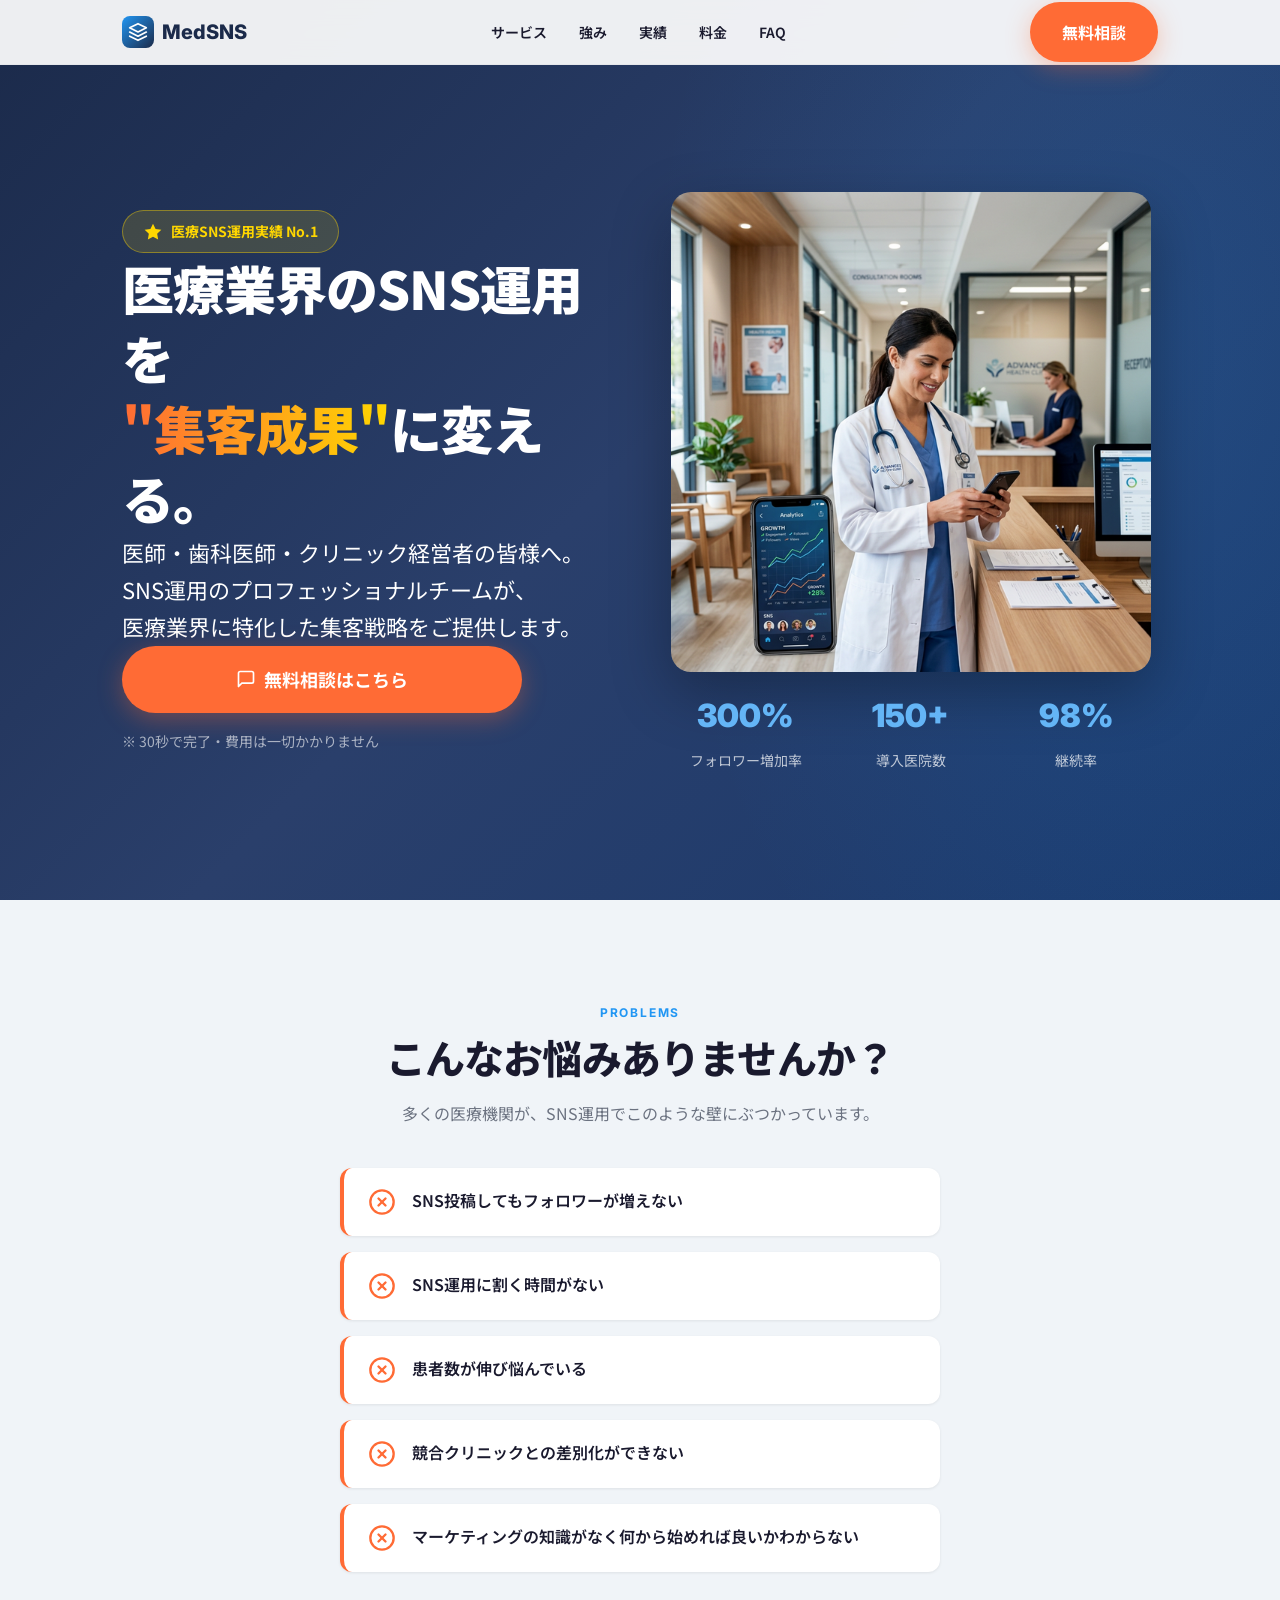
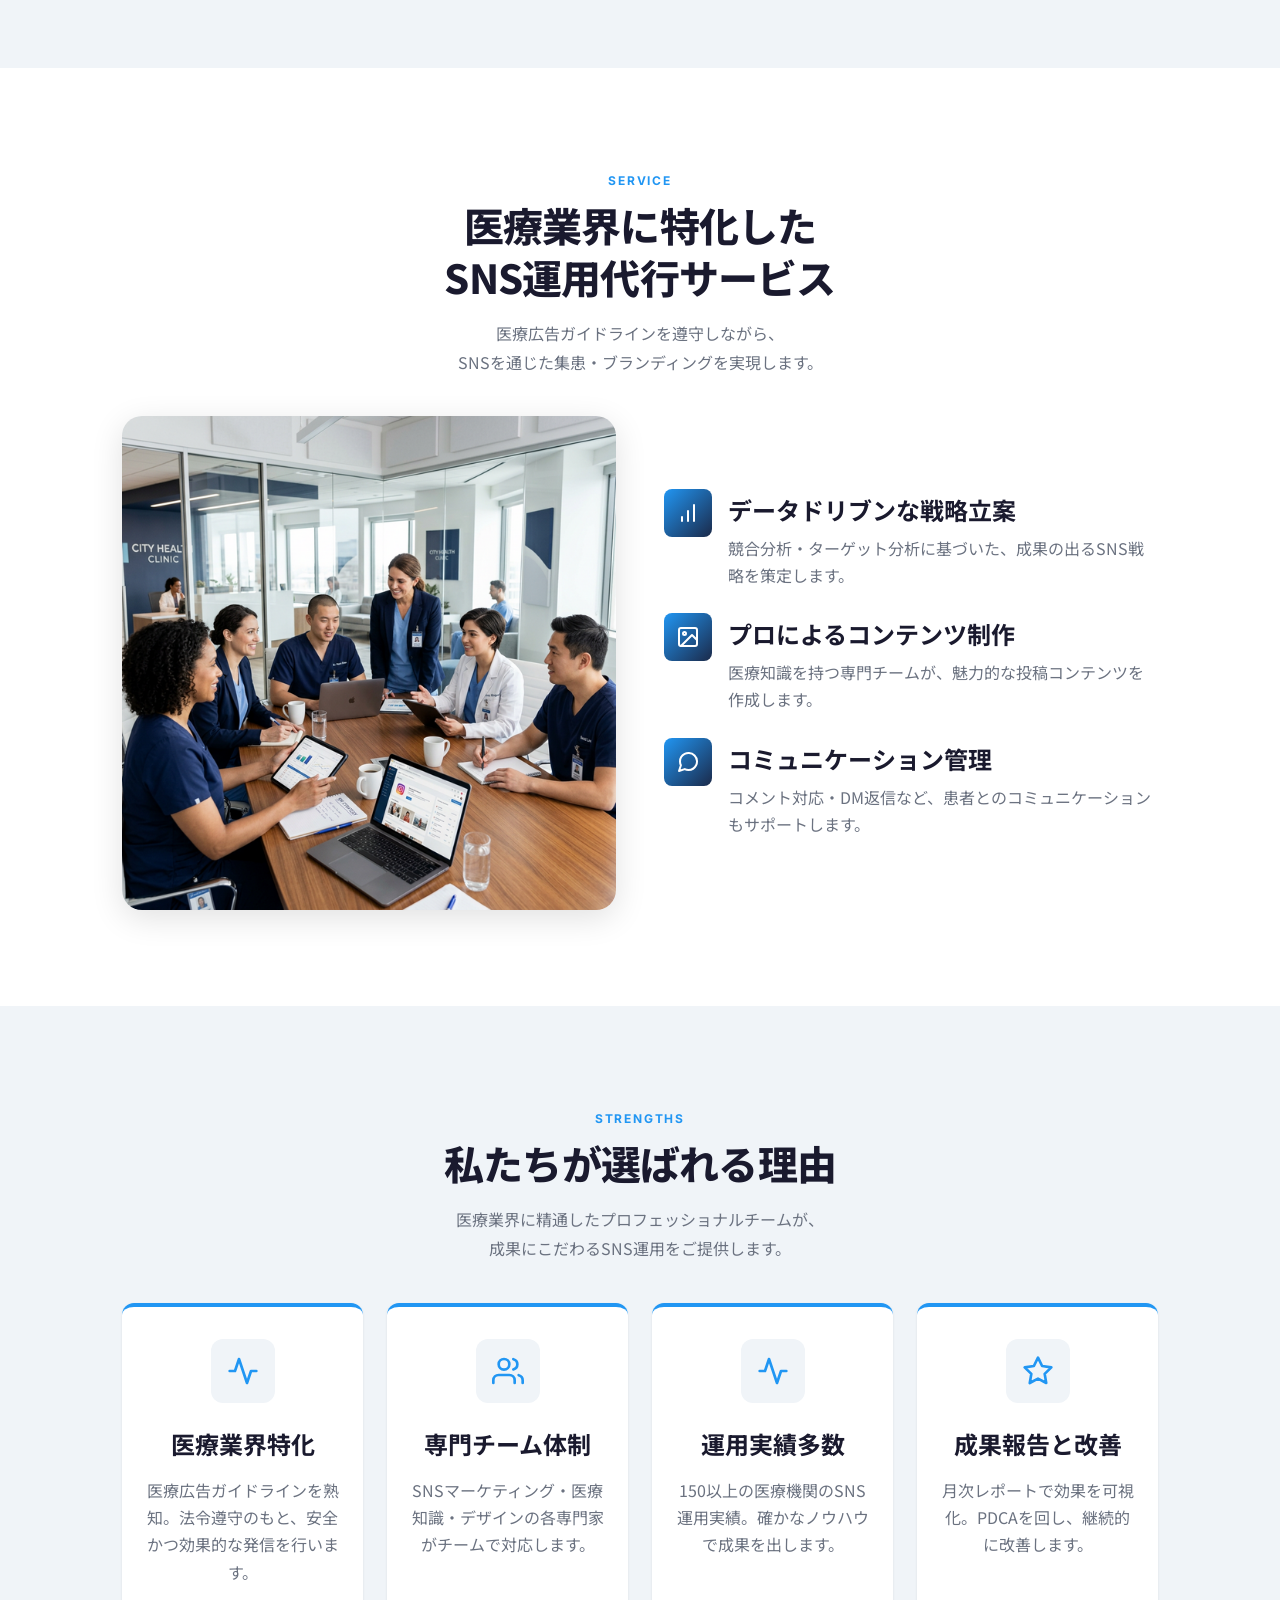
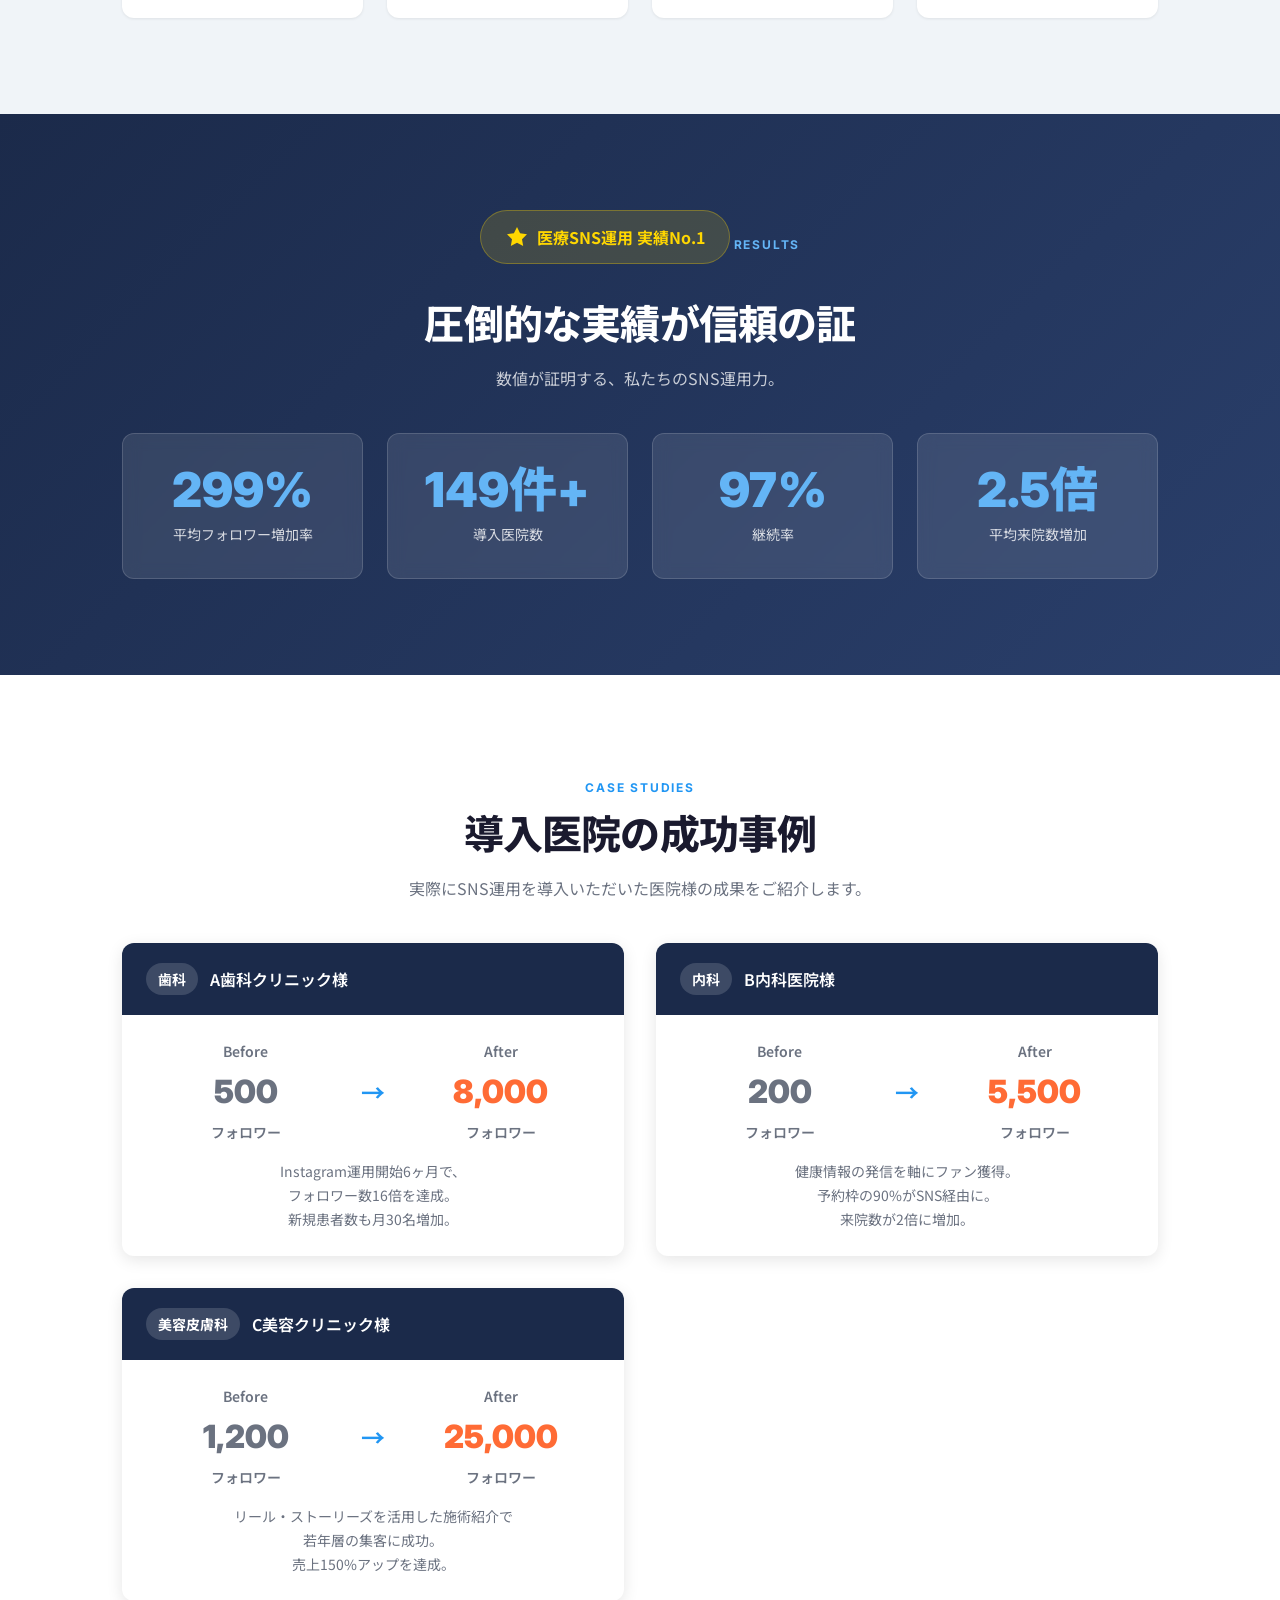
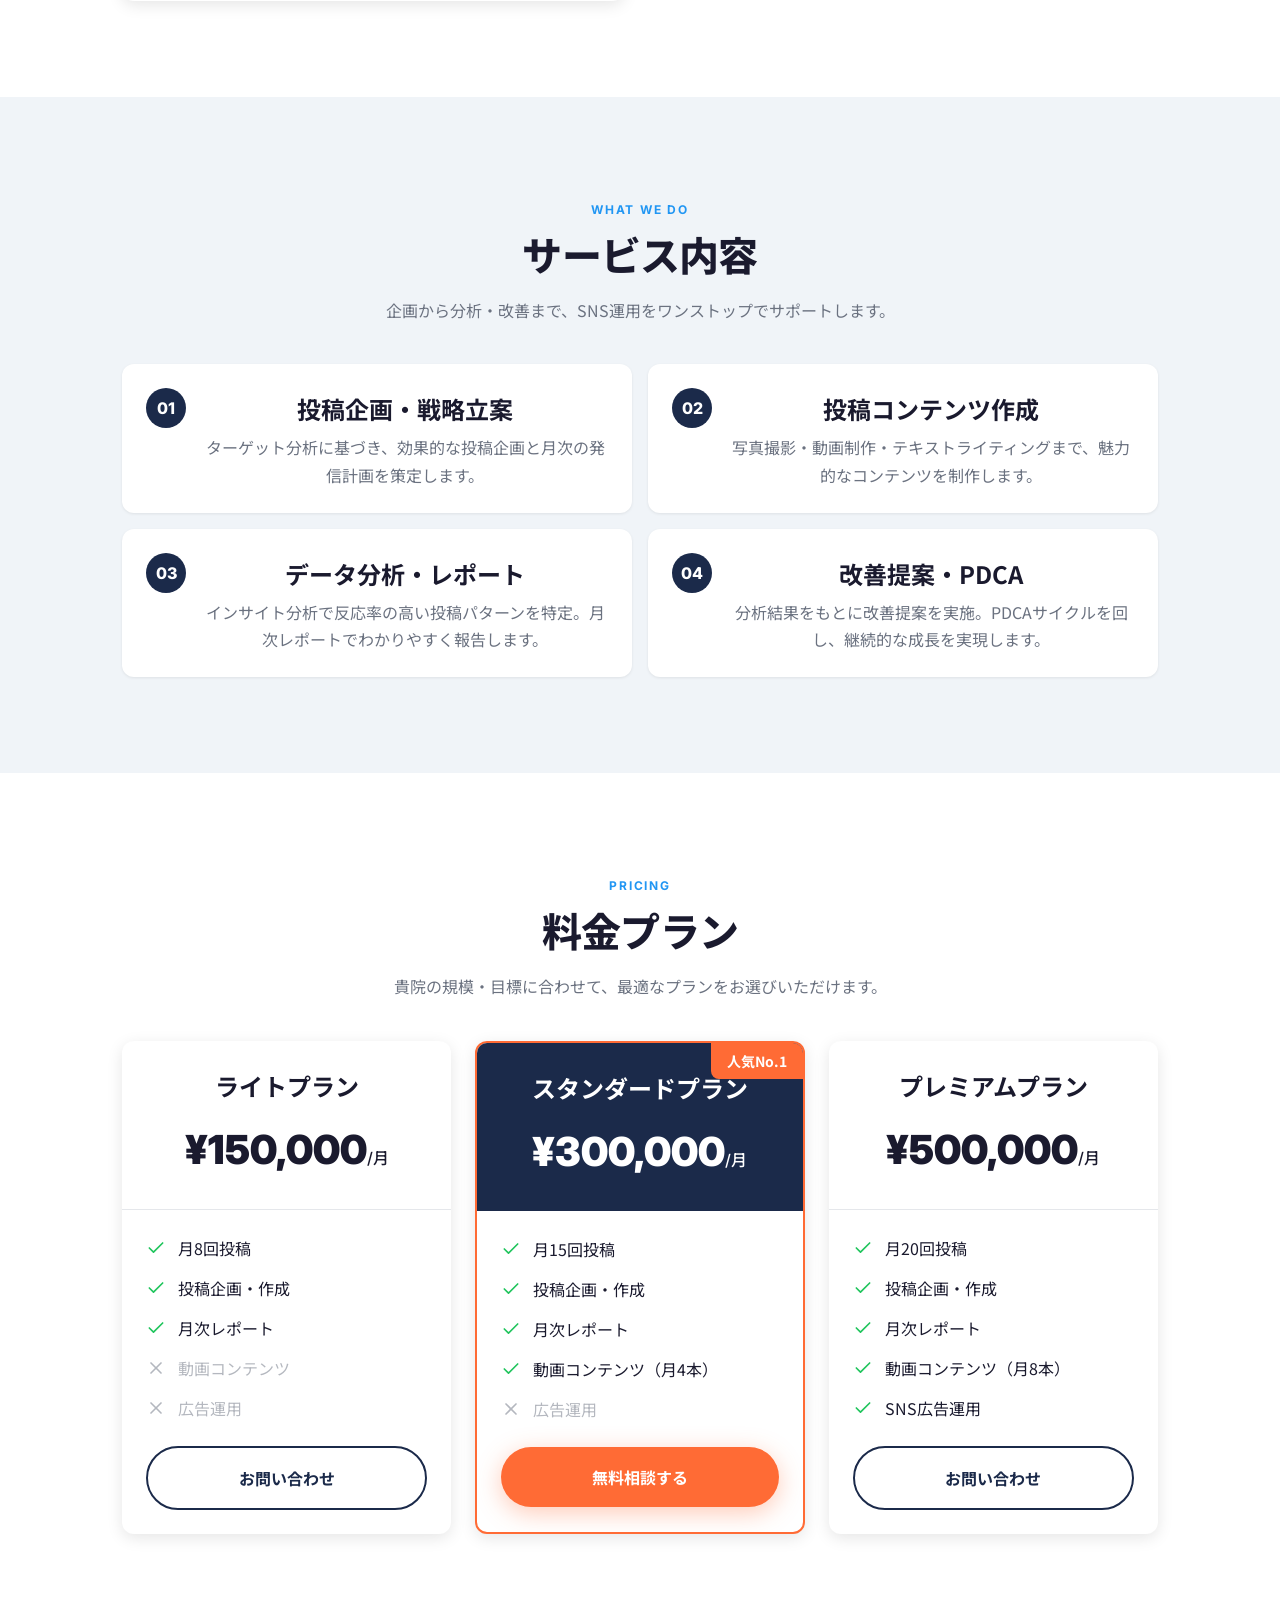
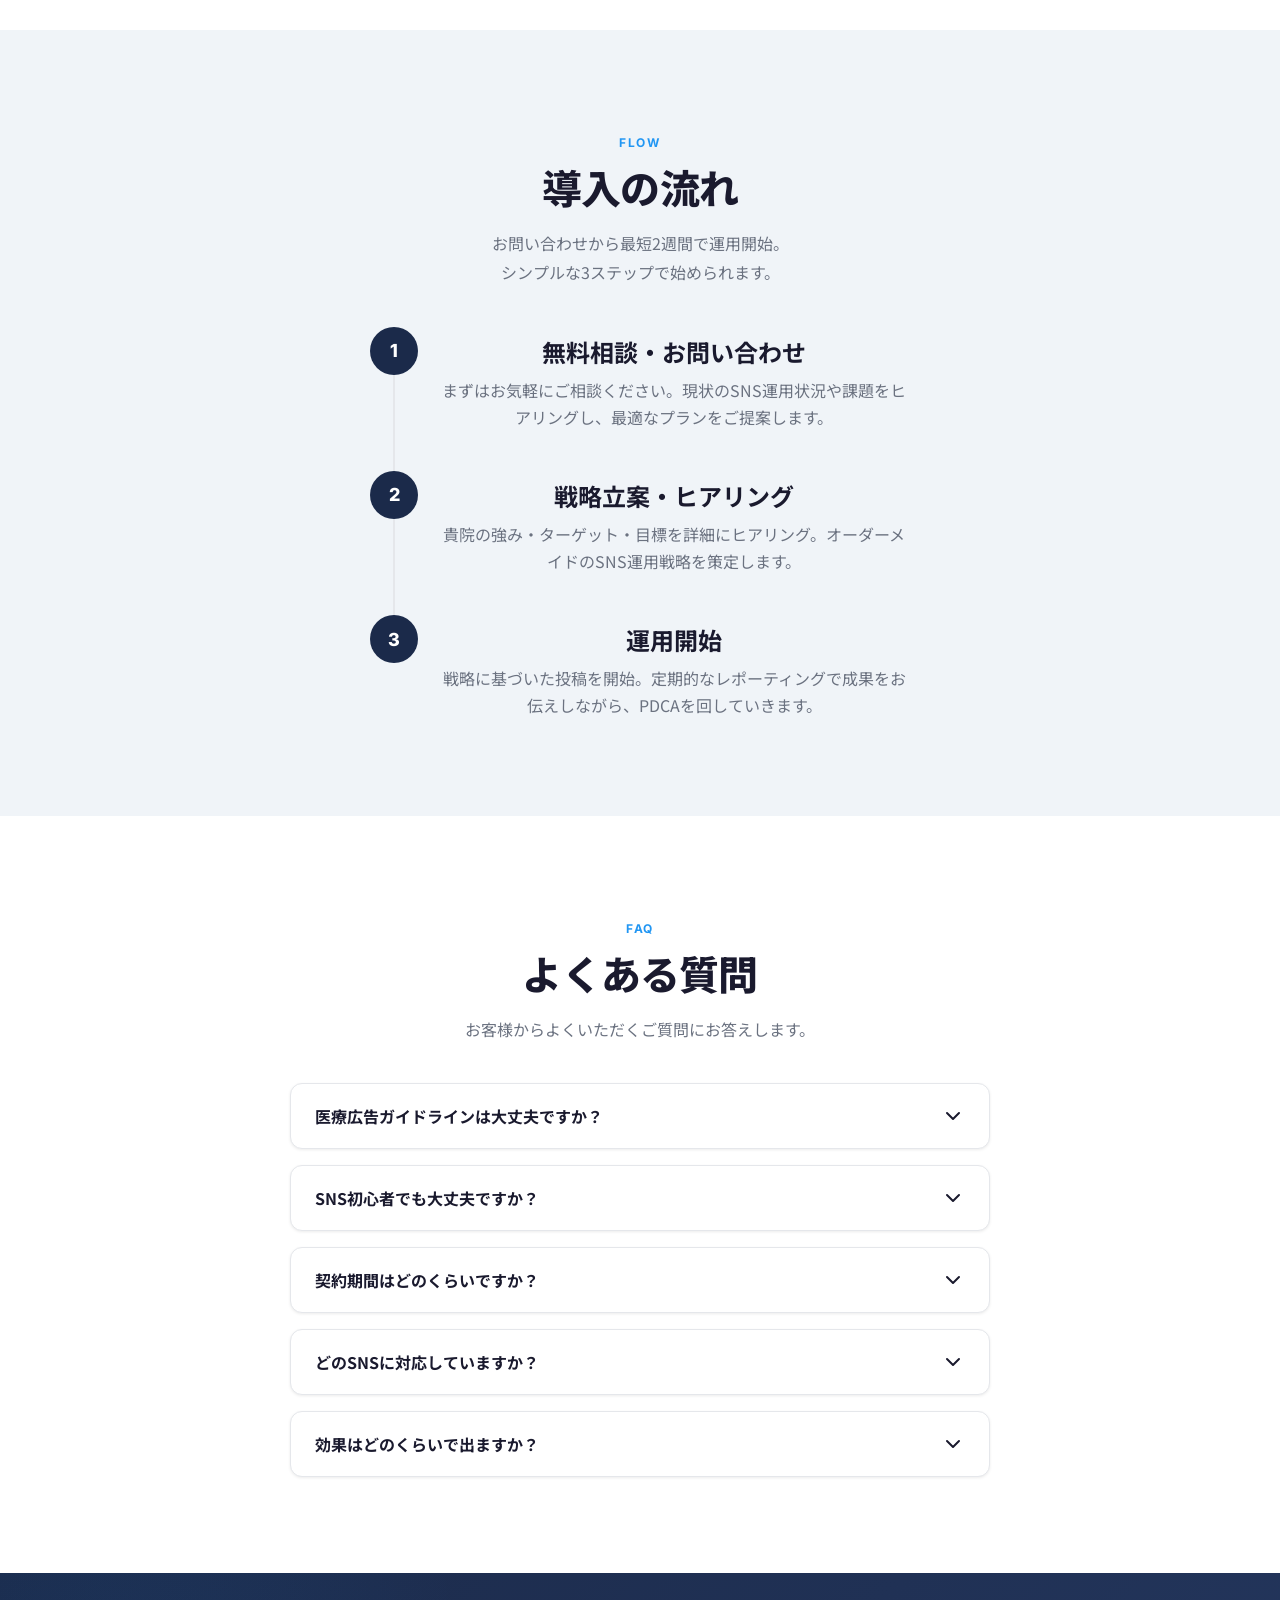
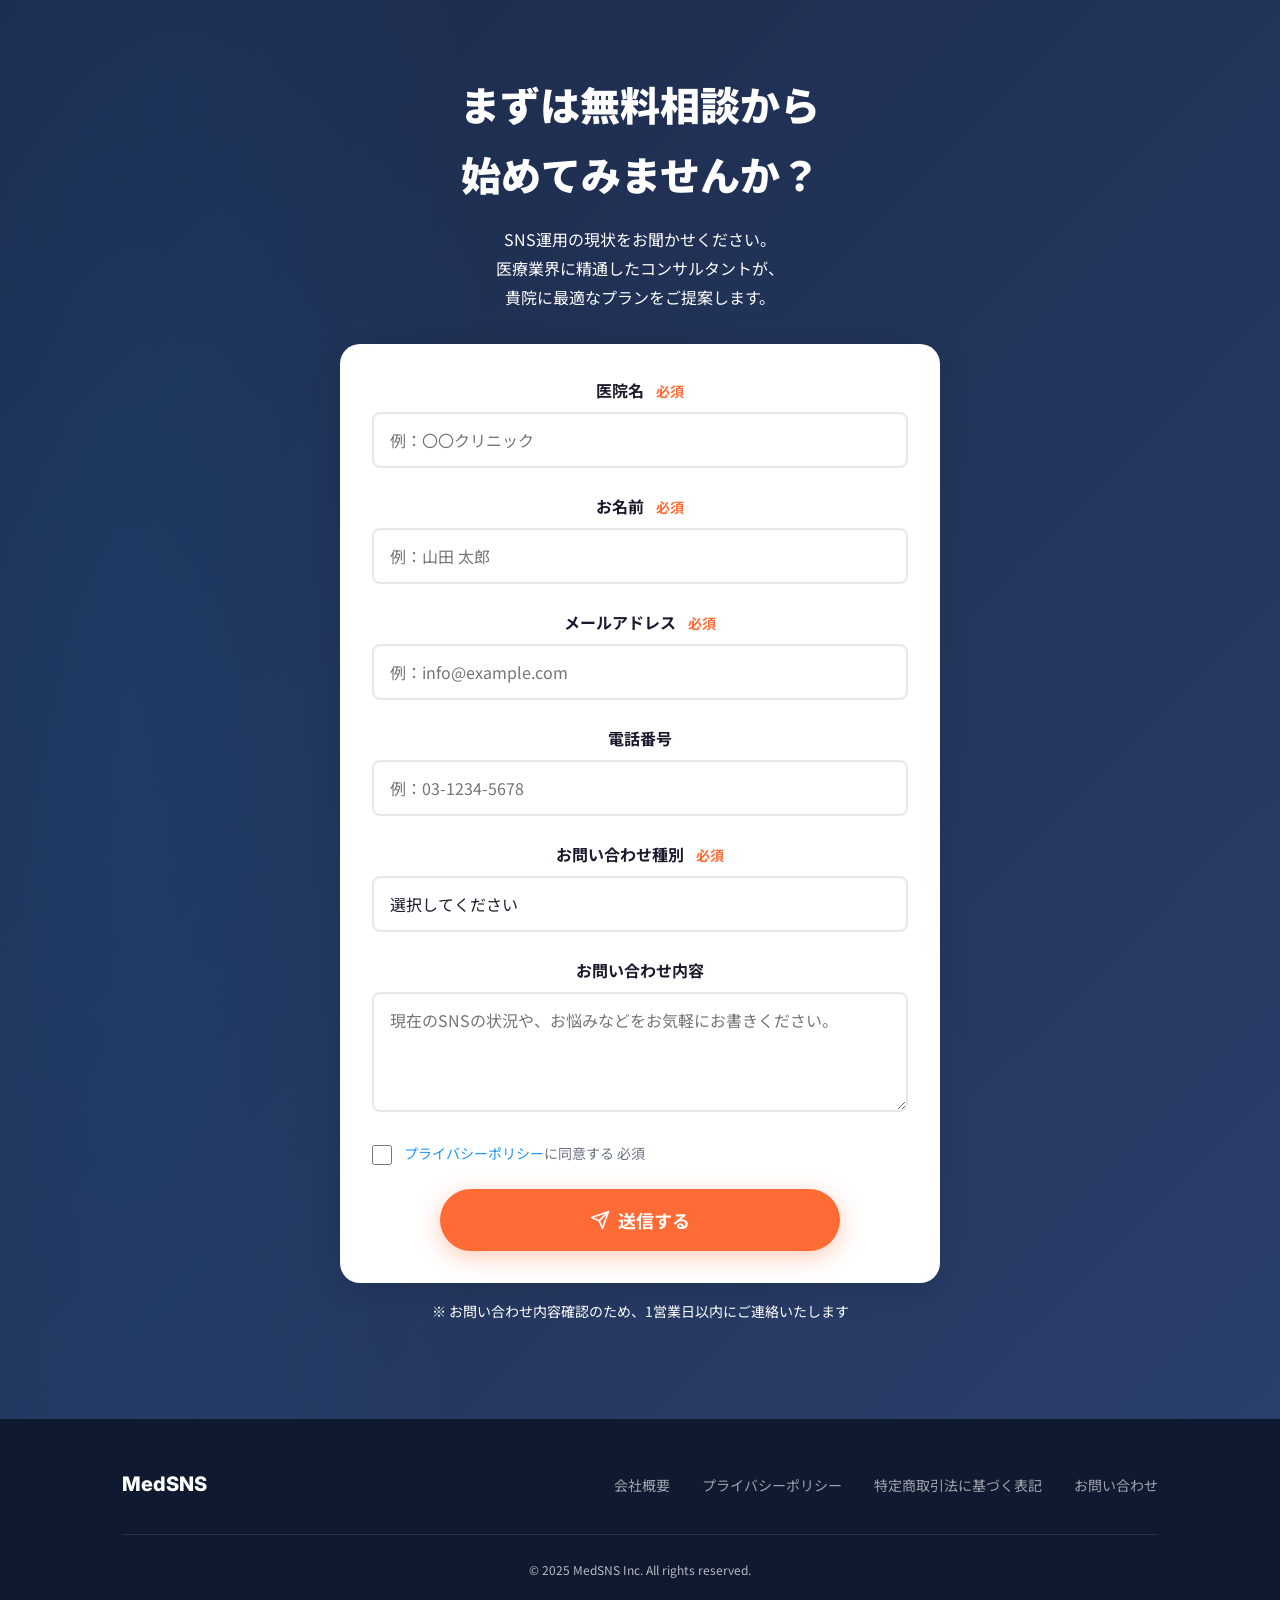
<file: index.html>
<!DOCTYPE html>
<html lang="ja">
<head>
  <meta charset="UTF-8">
  <meta name="viewport" content="width=device-width, initial-scale=1.0">
  <title>医療業界特化SNS運用代行 | SNS集客で患者数を増やす</title>
  <meta name="description" content="医師・歯科医師・クリニック経営者向けSNS運用代行サービス。医療業界に特化したSNSマーケティングで、フォロワー増加率平均300%の実績。無料相談受付中。">
  <meta name="keywords" content="医療 SNS運用, クリニック SNS 集客, 歯医者 SNSマーケ, 医療 SNS代行">

  <!-- OGP -->
  <meta property="og:title" content="医療業界特化SNS運用代行 | SNS集客で患者数を増やす">
  <meta property="og:description" content="医師・歯科医師・クリニック経営者向けSNS運用代行サービス。フォロワー増加率平均300%の実績。">
  <meta property="og:type" content="website">
  <meta property="og:image" content="images/hero.png">
  <meta name="twitter:card" content="summary_large_image">
  <meta name="twitter:title" content="医療業界特化SNS運用代行">
  <meta name="twitter:description" content="医師・歯科医師・クリニック経営者向けSNS運用代行サービス。">

  <!-- Favicon -->
  <link rel="icon" type="image/svg+xml" href="data:image/svg+xml,<svg xmlns='http://www.w3.org/2000/svg' viewBox='0 0 32 32'><rect width='32' height='32' rx='6' fill='%231B2A4A'/><text x='50%25' y='55%25' dominant-baseline='central' text-anchor='middle' font-size='18' fill='white'>M</text></svg>">

  <!-- CSS -->
  <link rel="stylesheet" href="css/style.css">

  <!-- Structured Data -->
  <script type="application/ld+json">
  {
    "@context": "https://schema.org",
    "@type": "ProfessionalService",
    "name": "MedSNS - 医療業界特化SNS運用代行",
    "description": "医師・歯科医師・クリニック経営者向けSNS運用代行サービス",
    "serviceType": "SNS運用代行",
    "areaServed": "JP"
  }
  </script>
</head>
<body>

  <!-- ===== Header ===== -->
  <header class="header" id="header">
    <div class="header__inner">
      <a href="#" class="header__logo">
        <div class="header__logo-icon">
          <svg viewBox="0 0 24 24" fill="none" xmlns="http://www.w3.org/2000/svg">
            <path d="M12 2L2 7l10 5 10-5-10-5zM2 17l10 5 10-5M2 12l10 5 10-5" stroke="white" stroke-width="2" stroke-linecap="round" stroke-linejoin="round" fill="none"/>
          </svg>
        </div>
        MedSNS
      </a>

      <nav class="header__nav">
        <a href="#service">サービス</a>
        <a href="#strengths">強み</a>
        <a href="#results">実績</a>
        <a href="#pricing">料金</a>
        <a href="#faq">FAQ</a>
      </nav>

      <a href="#contact" class="btn btn--cta header__cta-btn">無料相談</a>

      <button class="header__hamburger" id="hamburger" aria-label="メニューを開く">
        <span></span>
        <span></span>
        <span></span>
      </button>
    </div>
  </header>

  <!-- Mobile Nav -->
  <nav class="mobile-nav" id="mobileNav">
    <a href="#service">サービス</a>
    <a href="#strengths">強み</a>
    <a href="#results">実績</a>
    <a href="#pricing">料金</a>
    <a href="#faq">FAQ</a>
    <a href="#contact" class="btn btn--cta btn--full">無料相談はこちら</a>
  </nav>

  <!-- ===== 1. Hero / First View ===== -->
  <section class="hero" id="top">
    <div class="hero__container">
      <div class="hero__content">
        <div class="hero__badge fade-in">
          <svg viewBox="0 0 24 24"><path d="M12 2l3.09 6.26L22 9.27l-5 4.87 1.18 6.88L12 17.77l-6.18 3.25L7 14.14 2 9.27l6.91-1.01L12 2z"/></svg>
          医療SNS運用実績 No.1
        </div>

        <h1 class="hero__title fade-in delay-1">
          医療業界のSNS運用を<br>
          <span>"集客成果"</span>に変える。
        </h1>

        <p class="hero__subtitle fade-in delay-2">
          医師・歯科医師・クリニック経営者の皆様へ。<br>
          SNS運用のプロフェッショナルチームが、<br>
          医療業界に特化した集客戦略をご提供します。
        </p>

        <div class="hero__cta-group fade-in delay-3">
          <a href="#contact" class="btn btn--cta btn--lg btn--full">
            <svg viewBox="0 0 24 24" fill="none" stroke="currentColor" stroke-width="2" stroke-linecap="round" stroke-linejoin="round"><path d="M21 15a2 2 0 0 1-2 2H7l-4 4V5a2 2 0 0 1 2-2h14a2 2 0 0 1 2 2z"></path></svg>
            無料相談はこちら
          </a>
          <span class="hero__cta-note">※ 30秒で完了・費用は一切かかりません</span>
        </div>
      </div>

      <div class="hero__visual">
        <img src="images/hero.png" alt="医療×SNSマーケティングのイメージ" class="hero__image fade-in delay-2" loading="eager">

        <div class="hero__stats fade-in delay-3">
          <div class="hero__stat">
            <div class="hero__stat-number">300%</div>
            <div class="hero__stat-label">フォロワー増加率</div>
          </div>
          <div class="hero__stat">
            <div class="hero__stat-number">150+</div>
            <div class="hero__stat-label">導入医院数</div>
          </div>
          <div class="hero__stat">
            <div class="hero__stat-number">98%</div>
            <div class="hero__stat-label">継続率</div>
          </div>
        </div>
      </div>
    </div>
  </section>

  <!-- ===== 2. Problems / 課題提起 ===== -->
  <section class="section section--alt" id="problems">
    <div class="container text-center">
      <span class="section-label fade-in">Problems</span>
      <h2 class="section-title fade-in">こんなお悩みありませんか？</h2>
      <p class="section-subtitle fade-in">多くの医療機関が、SNS運用でこのような壁にぶつかっています。</p>

      <div class="problems__list">
        <div class="problems__item fade-in delay-1">
          <svg class="problems__icon" viewBox="0 0 24 24" fill="none" stroke="currentColor" stroke-width="2" stroke-linecap="round" stroke-linejoin="round">
            <circle cx="12" cy="12" r="10"></circle>
            <line x1="15" y1="9" x2="9" y2="15"></line>
            <line x1="9" y1="9" x2="15" y2="15"></line>
          </svg>
          <span class="problems__text">SNS投稿してもフォロワーが増えない</span>
        </div>
        <div class="problems__item fade-in delay-2">
          <svg class="problems__icon" viewBox="0 0 24 24" fill="none" stroke="currentColor" stroke-width="2" stroke-linecap="round" stroke-linejoin="round">
            <circle cx="12" cy="12" r="10"></circle>
            <line x1="15" y1="9" x2="9" y2="15"></line>
            <line x1="9" y1="9" x2="15" y2="15"></line>
          </svg>
          <span class="problems__text">SNS運用に割く時間がない</span>
        </div>
        <div class="problems__item fade-in delay-3">
          <svg class="problems__icon" viewBox="0 0 24 24" fill="none" stroke="currentColor" stroke-width="2" stroke-linecap="round" stroke-linejoin="round">
            <circle cx="12" cy="12" r="10"></circle>
            <line x1="15" y1="9" x2="9" y2="15"></line>
            <line x1="9" y1="9" x2="15" y2="15"></line>
          </svg>
          <span class="problems__text">患者数が伸び悩んでいる</span>
        </div>
        <div class="problems__item fade-in delay-4">
          <svg class="problems__icon" viewBox="0 0 24 24" fill="none" stroke="currentColor" stroke-width="2" stroke-linecap="round" stroke-linejoin="round">
            <circle cx="12" cy="12" r="10"></circle>
            <line x1="15" y1="9" x2="9" y2="15"></line>
            <line x1="9" y1="9" x2="15" y2="15"></line>
          </svg>
          <span class="problems__text">競合クリニックとの差別化ができない</span>
        </div>
        <div class="problems__item fade-in delay-4">
          <svg class="problems__icon" viewBox="0 0 24 24" fill="none" stroke="currentColor" stroke-width="2" stroke-linecap="round" stroke-linejoin="round">
            <circle cx="12" cy="12" r="10"></circle>
            <line x1="15" y1="9" x2="9" y2="15"></line>
            <line x1="9" y1="9" x2="15" y2="15"></line>
          </svg>
          <span class="problems__text">マーケティングの知識がなく何から始めれば良いかわからない</span>
        </div>
      </div>
    </div>
  </section>

  <!-- ===== 3. Service Overview / サービス概要 ===== -->
  <section class="section" id="service">
    <div class="container">
      <div class="text-center">
        <span class="section-label fade-in">Service</span>
        <h2 class="section-title fade-in">医療業界に特化した<br>SNS運用代行サービス</h2>
        <p class="section-subtitle fade-in">医療広告ガイドラインを遵守しながら、<br>SNSを通じた集患・ブランディングを実現します。</p>
      </div>

      <div class="service-overview__grid">
        <div class="service-overview__image fade-in-left">
          <img src="images/service.png" alt="SNS運用チームのミーティング風景" loading="lazy">
        </div>

        <div class="service-overview__features">
          <div class="service-overview__feature fade-in-right delay-1">
            <div class="service-overview__feature-icon">
              <svg viewBox="0 0 24 24" stroke-width="2" stroke-linecap="round" stroke-linejoin="round"><path d="M12 20V10M18 20V4M6 20v-4"/></svg>
            </div>
            <div>
              <div class="service-overview__feature-title">データドリブンな戦略立案</div>
              <p class="service-overview__feature-text">競合分析・ターゲット分析に基づいた、成果の出るSNS戦略を策定します。</p>
            </div>
          </div>

          <div class="service-overview__feature fade-in-right delay-2">
            <div class="service-overview__feature-icon">
              <svg viewBox="0 0 24 24" stroke-width="2" stroke-linecap="round" stroke-linejoin="round"><rect x="3" y="3" width="18" height="18" rx="2" ry="2"/><circle cx="8.5" cy="8.5" r="1.5"/><polyline points="21 15 16 10 5 21"/></svg>
            </div>
            <div>
              <div class="service-overview__feature-title">プロによるコンテンツ制作</div>
              <p class="service-overview__feature-text">医療知識を持つ専門チームが、魅力的な投稿コンテンツを作成します。</p>
            </div>
          </div>

          <div class="service-overview__feature fade-in-right delay-3">
            <div class="service-overview__feature-icon">
              <svg viewBox="0 0 24 24" stroke-width="2" stroke-linecap="round" stroke-linejoin="round"><path d="M21 11.5a8.38 8.38 0 0 1-.9 3.8 8.5 8.5 0 0 1-7.6 4.7 8.38 8.38 0 0 1-3.8-.9L3 21l1.9-5.7a8.38 8.38 0 0 1-.9-3.8 8.5 8.5 0 0 1 4.7-7.6 8.38 8.38 0 0 1 3.8-.9h.5a8.48 8.48 0 0 1 8 8v.5z"/></svg>
            </div>
            <div>
              <div class="service-overview__feature-title">コミュニケーション管理</div>
              <p class="service-overview__feature-text">コメント対応・DM返信など、患者とのコミュニケーションもサポートします。</p>
            </div>
          </div>
        </div>
      </div>
    </div>
  </section>

  <!-- ===== 4. Strengths / 強み ===== -->
  <section class="section section--alt" id="strengths">
    <div class="container text-center">
      <span class="section-label fade-in">Strengths</span>
      <h2 class="section-title fade-in">私たちが選ばれる理由</h2>
      <p class="section-subtitle fade-in">医療業界に精通したプロフェッショナルチームが、<br>成果にこだわるSNS運用をご提供します。</p>

      <div class="strengths__grid">
        <div class="strength-card fade-in delay-1">
          <div class="strength-card__icon">
            <svg viewBox="0 0 24 24" stroke-width="2" stroke-linecap="round" stroke-linejoin="round"><path d="M22 12h-4l-3 9L9 3l-3 9H2"/></svg>
          </div>
          <h3 class="strength-card__title">医療業界特化</h3>
          <p class="strength-card__text">医療広告ガイドラインを熟知。法令遵守のもと、安全かつ効果的な発信を行います。</p>
        </div>

        <div class="strength-card fade-in delay-2">
          <div class="strength-card__icon">
            <svg viewBox="0 0 24 24" stroke-width="2" stroke-linecap="round" stroke-linejoin="round"><path d="M17 21v-2a4 4 0 0 0-4-4H5a4 4 0 0 0-4 4v2"/><circle cx="9" cy="7" r="4"/><path d="M23 21v-2a4 4 0 0 0-3-3.87"/><path d="M16 3.13a4 4 0 0 1 0 7.75"/></svg>
          </div>
          <h3 class="strength-card__title">専門チーム体制</h3>
          <p class="strength-card__text">SNSマーケティング・医療知識・デザインの各専門家がチームで対応します。</p>
        </div>

        <div class="strength-card fade-in delay-3">
          <div class="strength-card__icon">
            <svg viewBox="0 0 24 24" stroke-width="2" stroke-linecap="round" stroke-linejoin="round"><polyline points="22 12 18 12 15 21 9 3 6 12 2 12"/></svg>
          </div>
          <h3 class="strength-card__title">運用実績多数</h3>
          <p class="strength-card__text">150以上の医療機関のSNS運用実績。確かなノウハウで成果を出します。</p>
        </div>

        <div class="strength-card fade-in delay-4">
          <div class="strength-card__icon">
            <svg viewBox="0 0 24 24" stroke-width="2" stroke-linecap="round" stroke-linejoin="round"><path d="M12 2l3.09 6.26L22 9.27l-5 4.87 1.18 6.88L12 17.77l-6.18 3.25L7 14.14 2 9.27l6.91-1.01L12 2z"/></svg>
          </div>
          <h3 class="strength-card__title">成果報告と改善</h3>
          <p class="strength-card__text">月次レポートで効果を可視化。PDCAを回し、継続的に改善します。</p>
        </div>
      </div>
    </div>
  </section>

  <!-- ===== 5. Results / 実績 ===== -->
  <section class="section section--gradient" id="results">
    <div class="container text-center">
      <div class="result-badge fade-in">
        <svg viewBox="0 0 24 24"><path d="M12 2l3.09 6.26L22 9.27l-5 4.87 1.18 6.88L12 17.77l-6.18 3.25L7 14.14 2 9.27l6.91-1.01L12 2z"/></svg>
        医療SNS運用 実績No.1
      </div>

      <span class="section-label fade-in">Results</span>
      <h2 class="section-title fade-in">圧倒的な実績が信頼の証</h2>
      <p class="section-subtitle fade-in">数値が証明する、私たちのSNS運用力。</p>

      <div class="results__grid">
        <div class="result-card fade-in delay-1">
          <div class="result-card__number">300<span class="result-card__unit">%</span></div>
          <div class="result-card__label">平均フォロワー増加率</div>
        </div>
        <div class="result-card fade-in delay-2">
          <div class="result-card__number">150<span class="result-card__unit">件+</span></div>
          <div class="result-card__label">導入医院数</div>
        </div>
        <div class="result-card fade-in delay-3">
          <div class="result-card__number">98<span class="result-card__unit">%</span></div>
          <div class="result-card__label">継続率</div>
        </div>
        <div class="result-card fade-in delay-4">
          <div class="result-card__number">2.5<span class="result-card__unit">倍</span></div>
          <div class="result-card__label">平均来院数増加</div>
        </div>
      </div>
    </div>
  </section>

  <!-- ===== 6. Case Studies / 成功事例 ===== -->
  <section class="section" id="cases">
    <div class="container text-center">
      <span class="section-label fade-in">Case Studies</span>
      <h2 class="section-title fade-in">導入医院の成功事例</h2>
      <p class="section-subtitle fade-in">実際にSNS運用を導入いただいた医院様の成果をご紹介します。</p>

      <div class="cases__grid">
        <div class="case-card fade-in delay-1">
          <div class="case-card__header">
            <span class="case-card__type">歯科</span>
            <span class="case-card__name">A歯科クリニック様</span>
          </div>
          <div class="case-card__body">
            <div class="case-card__comparison">
              <div class="case-card__before">
                <div class="case-card__label">Before</div>
                <div class="case-card__value">500</div>
                <div class="case-card__label">フォロワー</div>
              </div>
              <div class="case-card__arrow">→</div>
              <div class="case-card__after">
                <div class="case-card__label">After</div>
                <div class="case-card__value">8,000</div>
                <div class="case-card__label">フォロワー</div>
              </div>
            </div>
            <p class="case-card__detail">Instagram運用開始6ヶ月で、<br>フォロワー数16倍を達成。<br>新規患者数も月30名増加。</p>
          </div>
        </div>

        <div class="case-card fade-in delay-2">
          <div class="case-card__header">
            <span class="case-card__type">内科</span>
            <span class="case-card__name">B内科医院様</span>
          </div>
          <div class="case-card__body">
            <div class="case-card__comparison">
              <div class="case-card__before">
                <div class="case-card__label">Before</div>
                <div class="case-card__value">200</div>
                <div class="case-card__label">フォロワー</div>
              </div>
              <div class="case-card__arrow">→</div>
              <div class="case-card__after">
                <div class="case-card__label">After</div>
                <div class="case-card__value">5,500</div>
                <div class="case-card__label">フォロワー</div>
              </div>
            </div>
            <p class="case-card__detail">健康情報の発信を軸にファン獲得。<br>予約枠の90%がSNS経由に。<br>来院数が2倍に増加。</p>
          </div>
        </div>

        <div class="case-card fade-in delay-3">
          <div class="case-card__header">
            <span class="case-card__type">美容皮膚科</span>
            <span class="case-card__name">C美容クリニック様</span>
          </div>
          <div class="case-card__body">
            <div class="case-card__comparison">
              <div class="case-card__before">
                <div class="case-card__label">Before</div>
                <div class="case-card__value">1,200</div>
                <div class="case-card__label">フォロワー</div>
              </div>
              <div class="case-card__arrow">→</div>
              <div class="case-card__after">
                <div class="case-card__label">After</div>
                <div class="case-card__value">25,000</div>
                <div class="case-card__label">フォロワー</div>
              </div>
            </div>
            <p class="case-card__detail">リール・ストーリーズを活用した施術紹介で<br>若年層の集客に成功。<br>売上150%アップを達成。</p>
          </div>
        </div>
      </div>
    </div>
  </section>

  <!-- ===== 7. Service Details / サービス内容 ===== -->
  <section class="section section--alt" id="service-detail">
    <div class="container text-center">
      <span class="section-label fade-in">What We Do</span>
      <h2 class="section-title fade-in">サービス内容</h2>
      <p class="section-subtitle fade-in">企画から分析・改善まで、SNS運用をワンストップでサポートします。</p>

      <div class="services__grid">
        <div class="service-item fade-in delay-1">
          <div class="service-item__number">01</div>
          <div>
            <div class="service-item__title">投稿企画・戦略立案</div>
            <p class="service-item__text">ターゲット分析に基づき、効果的な投稿企画と月次の発信計画を策定します。</p>
          </div>
        </div>

        <div class="service-item fade-in delay-2">
          <div class="service-item__number">02</div>
          <div>
            <div class="service-item__title">投稿コンテンツ作成</div>
            <p class="service-item__text">写真撮影・動画制作・テキストライティングまで、魅力的なコンテンツを制作します。</p>
          </div>
        </div>

        <div class="service-item fade-in delay-3">
          <div class="service-item__number">03</div>
          <div>
            <div class="service-item__title">データ分析・レポート</div>
            <p class="service-item__text">インサイト分析で反応率の高い投稿パターンを特定。月次レポートでわかりやすく報告します。</p>
          </div>
        </div>

        <div class="service-item fade-in delay-4">
          <div class="service-item__number">04</div>
          <div>
            <div class="service-item__title">改善提案・PDCA</div>
            <p class="service-item__text">分析結果をもとに改善提案を実施。PDCAサイクルを回し、継続的な成長を実現します。</p>
          </div>
        </div>
      </div>
    </div>
  </section>

  <!-- ===== 8. Pricing / 料金 ===== -->
  <section class="section" id="pricing">
    <div class="container text-center">
      <span class="section-label fade-in">Pricing</span>
      <h2 class="section-title fade-in">料金プラン</h2>
      <p class="section-subtitle fade-in">貴院の規模・目標に合わせて、最適なプランをお選びいただけます。</p>

      <div class="pricing__grid">
        <!-- Light Plan -->
        <div class="price-card fade-in delay-1">
          <div class="price-card__header">
            <div class="price-card__name">ライトプラン</div>
            <div class="price-card__price">¥150,000<small>/月</small></div>
          </div>
          <div class="price-card__body">
            <div class="price-card__features">
              <div class="price-card__feature">
                <svg viewBox="0 0 24 24" stroke-width="2" stroke-linecap="round" stroke-linejoin="round"><polyline points="20 6 9 17 4 12"></polyline></svg>
                月8回投稿
              </div>
              <div class="price-card__feature">
                <svg viewBox="0 0 24 24" stroke-width="2" stroke-linecap="round" stroke-linejoin="round"><polyline points="20 6 9 17 4 12"></polyline></svg>
                投稿企画・作成
              </div>
              <div class="price-card__feature">
                <svg viewBox="0 0 24 24" stroke-width="2" stroke-linecap="round" stroke-linejoin="round"><polyline points="20 6 9 17 4 12"></polyline></svg>
                月次レポート
              </div>
              <div class="price-card__feature price-card__feature--disabled">
                <svg viewBox="0 0 24 24" stroke-width="2" stroke-linecap="round" stroke-linejoin="round"><line x1="18" y1="6" x2="6" y2="18"></line><line x1="6" y1="6" x2="18" y2="18"></line></svg>
                動画コンテンツ
              </div>
              <div class="price-card__feature price-card__feature--disabled">
                <svg viewBox="0 0 24 24" stroke-width="2" stroke-linecap="round" stroke-linejoin="round"><line x1="18" y1="6" x2="6" y2="18"></line><line x1="6" y1="6" x2="18" y2="18"></line></svg>
                広告運用
              </div>
            </div>
            <a href="#contact" class="btn btn--outline btn--full">お問い合わせ</a>
          </div>
        </div>

        <!-- Standard Plan -->
        <div class="price-card price-card--popular fade-in delay-2">
          <div class="price-card__badge">人気No.1</div>
          <div class="price-card__header">
            <div class="price-card__name">スタンダードプラン</div>
            <div class="price-card__price">¥300,000<small>/月</small></div>
          </div>
          <div class="price-card__body">
            <div class="price-card__features">
              <div class="price-card__feature">
                <svg viewBox="0 0 24 24" stroke-width="2" stroke-linecap="round" stroke-linejoin="round"><polyline points="20 6 9 17 4 12"></polyline></svg>
                月15回投稿
              </div>
              <div class="price-card__feature">
                <svg viewBox="0 0 24 24" stroke-width="2" stroke-linecap="round" stroke-linejoin="round"><polyline points="20 6 9 17 4 12"></polyline></svg>
                投稿企画・作成
              </div>
              <div class="price-card__feature">
                <svg viewBox="0 0 24 24" stroke-width="2" stroke-linecap="round" stroke-linejoin="round"><polyline points="20 6 9 17 4 12"></polyline></svg>
                月次レポート
              </div>
              <div class="price-card__feature">
                <svg viewBox="0 0 24 24" stroke-width="2" stroke-linecap="round" stroke-linejoin="round"><polyline points="20 6 9 17 4 12"></polyline></svg>
                動画コンテンツ（月4本）
              </div>
              <div class="price-card__feature price-card__feature--disabled">
                <svg viewBox="0 0 24 24" stroke-width="2" stroke-linecap="round" stroke-linejoin="round"><line x1="18" y1="6" x2="6" y2="18"></line><line x1="6" y1="6" x2="18" y2="18"></line></svg>
                広告運用
              </div>
            </div>
            <a href="#contact" class="btn btn--cta btn--full">無料相談する</a>
          </div>
        </div>

        <!-- Premium Plan -->
        <div class="price-card fade-in delay-3">
          <div class="price-card__header">
            <div class="price-card__name">プレミアムプラン</div>
            <div class="price-card__price">¥500,000<small>/月</small></div>
          </div>
          <div class="price-card__body">
            <div class="price-card__features">
              <div class="price-card__feature">
                <svg viewBox="0 0 24 24" stroke-width="2" stroke-linecap="round" stroke-linejoin="round"><polyline points="20 6 9 17 4 12"></polyline></svg>
                月20回投稿
              </div>
              <div class="price-card__feature">
                <svg viewBox="0 0 24 24" stroke-width="2" stroke-linecap="round" stroke-linejoin="round"><polyline points="20 6 9 17 4 12"></polyline></svg>
                投稿企画・作成
              </div>
              <div class="price-card__feature">
                <svg viewBox="0 0 24 24" stroke-width="2" stroke-linecap="round" stroke-linejoin="round"><polyline points="20 6 9 17 4 12"></polyline></svg>
                月次レポート
              </div>
              <div class="price-card__feature">
                <svg viewBox="0 0 24 24" stroke-width="2" stroke-linecap="round" stroke-linejoin="round"><polyline points="20 6 9 17 4 12"></polyline></svg>
                動画コンテンツ（月8本）
              </div>
              <div class="price-card__feature">
                <svg viewBox="0 0 24 24" stroke-width="2" stroke-linecap="round" stroke-linejoin="round"><polyline points="20 6 9 17 4 12"></polyline></svg>
                SNS広告運用
              </div>
            </div>
            <a href="#contact" class="btn btn--outline btn--full">お問い合わせ</a>
          </div>
        </div>
      </div>
    </div>
  </section>

  <!-- ===== 9. Flow / 導入の流れ ===== -->
  <section class="section section--alt" id="flow">
    <div class="container text-center">
      <span class="section-label fade-in">Flow</span>
      <h2 class="section-title fade-in">導入の流れ</h2>
      <p class="section-subtitle fade-in">お問い合わせから最短2週間で運用開始。<br>シンプルな3ステップで始められます。</p>

      <div class="flow__steps">
        <div class="flow__step fade-in delay-1">
          <div class="flow__step-circle">1</div>
          <div class="flow__step-line"></div>
          <div class="flow__step-content">
            <div class="flow__step-title">無料相談・お問い合わせ</div>
            <p class="flow__step-text">まずはお気軽にご相談ください。現状のSNS運用状況や課題をヒアリングし、最適なプランをご提案します。</p>
          </div>
        </div>

        <div class="flow__step fade-in delay-2">
          <div class="flow__step-circle">2</div>
          <div class="flow__step-line"></div>
          <div class="flow__step-content">
            <div class="flow__step-title">戦略立案・ヒアリング</div>
            <p class="flow__step-text">貴院の強み・ターゲット・目標を詳細にヒアリング。オーダーメイドのSNS運用戦略を策定します。</p>
          </div>
        </div>

        <div class="flow__step fade-in delay-3">
          <div class="flow__step-circle">3</div>
          <div class="flow__step-content">
            <div class="flow__step-title">運用開始</div>
            <p class="flow__step-text">戦略に基づいた投稿を開始。定期的なレポーティングで成果をお伝えしながら、PDCAを回していきます。</p>
          </div>
        </div>
      </div>
    </div>
  </section>

  <!-- ===== 10. FAQ ===== -->
  <section class="section" id="faq">
    <div class="container text-center">
      <span class="section-label fade-in">FAQ</span>
      <h2 class="section-title fade-in">よくある質問</h2>
      <p class="section-subtitle fade-in">お客様からよくいただくご質問にお答えします。</p>

      <div class="faq__list">
        <div class="faq__item fade-in delay-1">
          <button class="faq__question" aria-expanded="false">
            医療広告ガイドラインは大丈夫ですか？
            <svg class="faq__icon" viewBox="0 0 24 24" fill="none" stroke="currentColor" stroke-width="2" stroke-linecap="round" stroke-linejoin="round"><polyline points="6 9 12 15 18 9"></polyline></svg>
          </button>
          <div class="faq__answer">
            <div class="faq__answer-inner">はい、ご安心ください。当社は医療広告ガイドラインを熟知した専門チームが運用を行います。投稿内容は全て法令遵守のチェックを通過した上で公開されます。</div>
          </div>
        </div>

        <div class="faq__item fade-in delay-2">
          <button class="faq__question" aria-expanded="false">
            SNS初心者でも大丈夫ですか？
            <svg class="faq__icon" viewBox="0 0 24 24" fill="none" stroke="currentColor" stroke-width="2" stroke-linecap="round" stroke-linejoin="round"><polyline points="6 9 12 15 18 9"></polyline></svg>
          </button>
          <div class="faq__answer">
            <div class="faq__answer-inner">もちろん大丈夫です。SNSアカウントの開設から運用まで、全てをサポートいたします。専門知識は一切不要で、先生は医療に集中していただけます。</div>
          </div>
        </div>

        <div class="faq__item fade-in delay-3">
          <button class="faq__question" aria-expanded="false">
            契約期間はどのくらいですか？
            <svg class="faq__icon" viewBox="0 0 24 24" fill="none" stroke="currentColor" stroke-width="2" stroke-linecap="round" stroke-linejoin="round"><polyline points="6 9 12 15 18 9"></polyline></svg>
          </button>
          <div class="faq__answer">
            <div class="faq__answer-inner">最低契約期間は3ヶ月からとなります。SNS運用は成果が出るまでに一定の期間が必要なため、3ヶ月以上の継続をお勧めしています。その後は1ヶ月単位でご継続いただけます。</div>
          </div>
        </div>

        <div class="faq__item fade-in delay-4">
          <button class="faq__question" aria-expanded="false">
            どのSNSに対応していますか？
            <svg class="faq__icon" viewBox="0 0 24 24" fill="none" stroke="currentColor" stroke-width="2" stroke-linecap="round" stroke-linejoin="round"><polyline points="6 9 12 15 18 9"></polyline></svg>
          </button>
          <div class="faq__answer">
            <div class="faq__answer-inner">Instagram、X（旧Twitter）、TikTok、YouTube、LINE公式アカウントなど、主要なSNSプラットフォームに対応しています。貴院のターゲットに最適なプラットフォームをご提案します。</div>
          </div>
        </div>

        <div class="faq__item fade-in delay-4">
          <button class="faq__question" aria-expanded="false">
            効果はどのくらいで出ますか？
            <svg class="faq__icon" viewBox="0 0 24 24" fill="none" stroke="currentColor" stroke-width="2" stroke-linecap="round" stroke-linejoin="round"><polyline points="6 9 12 15 18 9"></polyline></svg>
          </button>
          <div class="faq__answer">
            <div class="faq__answer-inner">一般的に、運用開始から1〜2ヶ月でフォロワーの増加傾向が見え始め、3〜6ヶ月で来院数への影響が出始めます。ただし、診療科目やエリアにより異なりますので、詳しくはご相談ください。</div>
          </div>
        </div>
      </div>
    </div>
  </section>

  <!-- ===== 11. CTA / Contact ===== -->
  <section class="cta-section" id="contact">
    <div class="container">
      <h2 class="cta-section__title fade-in">まずは無料相談から<br>始めてみませんか？</h2>
      <p class="cta-section__text fade-in">
        SNS運用の現状をお聞かせください。<br>
        医療業界に精通したコンサルタントが、<br>
        貴院に最適なプランをご提案します。
      </p>

      <!-- Contact Form -->
      <form class="contact-form fade-in" id="contactForm" action="thanks.html" method="get" novalidate>
        <div class="form__group">
          <label class="form__label" for="clinic-name">医院名 <span class="required">必須</span></label>
          <input class="form__input" type="text" id="clinic-name" name="clinic_name" placeholder="例：〇〇クリニック" required>
          <p class="form__error" id="clinic-name-error">医院名を入力してください</p>
        </div>

        <div class="form__group">
          <label class="form__label" for="contact-name">お名前 <span class="required">必須</span></label>
          <input class="form__input" type="text" id="contact-name" name="name" placeholder="例：山田 太郎" required>
          <p class="form__error" id="contact-name-error">お名前を入力してください</p>
        </div>

        <div class="form__group">
          <label class="form__label" for="contact-email">メールアドレス <span class="required">必須</span></label>
          <input class="form__input" type="email" id="contact-email" name="email" placeholder="例：info@example.com" required>
          <p class="form__error" id="contact-email-error">正しいメールアドレスを入力してください</p>
        </div>

        <div class="form__group">
          <label class="form__label" for="contact-phone">電話番号</label>
          <input class="form__input" type="tel" id="contact-phone" name="phone" placeholder="例：03-1234-5678">
        </div>

        <div class="form__group">
          <label class="form__label" for="contact-type">お問い合わせ種別 <span class="required">必須</span></label>
          <select class="form__select" id="contact-type" name="type" required>
            <option value="">選択してください</option>
            <option value="free-consultation">無料相談</option>
            <option value="document-request">資料請求</option>
            <option value="inquiry">その他お問い合わせ</option>
          </select>
          <p class="form__error" id="contact-type-error">お問い合わせ種別を選択してください</p>
        </div>

        <div class="form__group">
          <label class="form__label" for="contact-message">お問い合わせ内容</label>
          <textarea class="form__textarea" id="contact-message" name="message" placeholder="現在のSNSの状況や、お悩みなどをお気軽にお書きください。"></textarea>
        </div>

        <div class="form__privacy">
          <input type="checkbox" id="privacy-check" name="privacy" required>
          <label for="privacy-check"><a href="#" target="_blank">プライバシーポリシー</a>に同意する <span class="required">必須</span></label>
        </div>

        <button type="submit" class="btn btn--cta btn--lg btn--full" style="margin: 0 auto; display: flex;">
          <svg viewBox="0 0 24 24" fill="none" stroke="currentColor" stroke-width="2" stroke-linecap="round" stroke-linejoin="round"><line x1="22" y1="2" x2="11" y2="13"></line><polygon points="22 2 15 22 11 13 2 9 22 2"></polygon></svg>
          送信する
        </button>
      </form>

      <p class="cta-section__note fade-in">※ お問い合わせ内容確認のため、1営業日以内にご連絡いたします</p>
    </div>
  </section>

  <!-- ===== 12. Footer ===== -->
  <footer class="footer">
    <div class="footer__inner">
      <div class="footer__top">
        <div class="footer__logo">MedSNS</div>
        <div class="footer__links">
          <a href="#">会社概要</a>
          <a href="#">プライバシーポリシー</a>
          <a href="#">特定商取引法に基づく表記</a>
          <a href="#contact">お問い合わせ</a>
        </div>
      </div>
      <div class="footer__bottom">
        &copy; 2025 MedSNS Inc. All rights reserved.
      </div>
    </div>
  </footer>

  <!-- Sticky CTA (Mobile) -->
  <div class="sticky-cta" id="stickyCta">
    <a href="#contact" class="btn btn--cta btn--lg">
      <svg viewBox="0 0 24 24" fill="none" stroke="currentColor" stroke-width="2" stroke-linecap="round" stroke-linejoin="round"><path d="M21 15a2 2 0 0 1-2 2H7l-4 4V5a2 2 0 0 1 2-2h14a2 2 0 0 1 2 2z"></path></svg>
      無料相談はこちら
    </a>
  </div>

  <script src="js/main.js"></script>
</body>
</html>
</file>
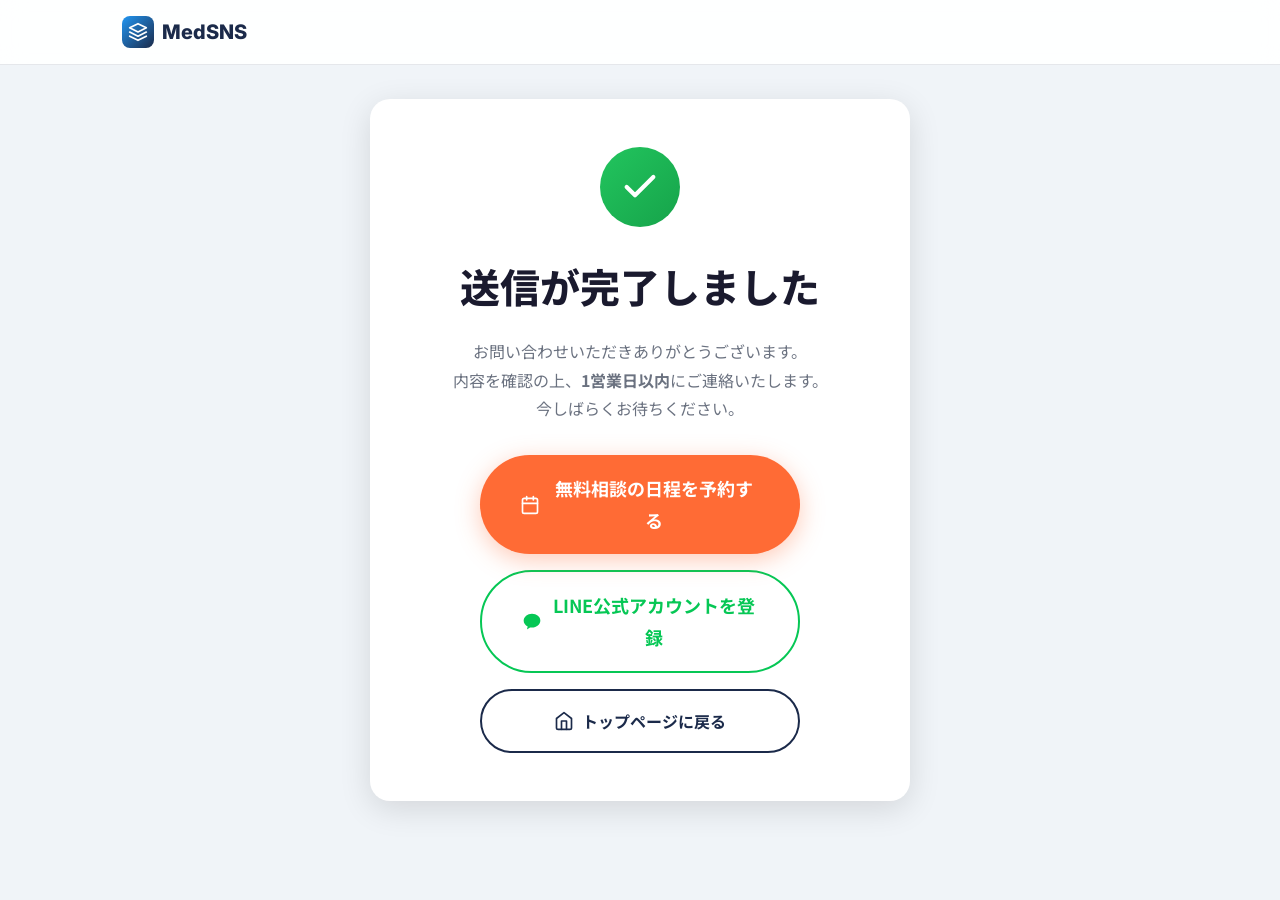
<file: thanks.html>
<!DOCTYPE html>
<html lang="ja">
<head>
  <meta charset="UTF-8">
  <meta name="viewport" content="width=device-width, initial-scale=1.0">
  <title>送信完了 | MedSNS - 医療業界特化SNS運用代行</title>
  <meta name="description" content="お問い合わせありがとうございます。内容を確認の上、1営業日以内にご連絡いたします。">
  <meta name="robots" content="noindex, nofollow">

  <!-- Favicon -->
  <link rel="icon" type="image/svg+xml" href="data:image/svg+xml,<svg xmlns='http://www.w3.org/2000/svg' viewBox='0 0 32 32'><rect width='32' height='32' rx='6' fill='%231B2A4A'/><text x='50%25' y='55%25' dominant-baseline='central' text-anchor='middle' font-size='18' fill='white'>M</text></svg>">

  <!-- CSS -->
  <link rel="stylesheet" href="css/style.css">
</head>
<body>

  <!-- ===== Header ===== -->
  <header class="header">
    <div class="header__inner">
      <a href="index.html" class="header__logo">
        <div class="header__logo-icon">
          <svg viewBox="0 0 24 24" fill="none" xmlns="http://www.w3.org/2000/svg">
            <path d="M12 2L2 7l10 5 10-5-10-5zM2 17l10 5 10-5M2 12l10 5 10-5" stroke="white" stroke-width="2" stroke-linecap="round" stroke-linejoin="round" fill="none"/>
          </svg>
        </div>
        MedSNS
      </a>
    </div>
  </header>

  <!-- ===== Thanks Content ===== -->
  <main class="thanks">
    <div class="thanks__card">
      <div class="thanks__icon">
        <svg viewBox="0 0 24 24" stroke-width="2.5" stroke-linecap="round" stroke-linejoin="round"><polyline points="20 6 9 17 4 12"></polyline></svg>
      </div>

      <h1 class="thanks__title">送信が完了しました</h1>

      <p class="thanks__message">
        お問い合わせいただきありがとうございます。<br>
        内容を確認の上、<strong>1営業日以内</strong>にご連絡いたします。<br>
        今しばらくお待ちください。
      </p>

      <div class="thanks__actions">
        <a href="#" class="btn btn--cta btn--lg">
          <svg viewBox="0 0 24 24" fill="none" stroke="currentColor" stroke-width="2" stroke-linecap="round" stroke-linejoin="round" width="20" height="20"><rect x="3" y="4" width="18" height="18" rx="2" ry="2"></rect><line x1="16" y1="2" x2="16" y2="6"></line><line x1="8" y1="2" x2="8" y2="6"></line><line x1="3" y1="10" x2="21" y2="10"></line></svg>
          無料相談の日程を予約する
        </a>

        <a href="#" class="btn btn--outline btn--lg" style="border-color: #06C755; color: #06C755;">
          <svg viewBox="0 0 24 24" fill="#06C755" width="20" height="20"><path d="M12 2C6.48 2 2 5.81 2 10.5c0 2.94 1.95 5.5 4.86 7.04-.18.64-.66 2.38-.76 2.75-.12.46.17.45.36.33.14-.1 2.25-1.49 3.16-2.1.77.11 1.56.18 2.38.18 5.52 0 10-3.81 10-8.5S17.52 2 12 2z"/></svg>
          LINE公式アカウントを登録
        </a>

        <a href="index.html" class="btn btn--outline">
          <svg viewBox="0 0 24 24" fill="none" stroke="currentColor" stroke-width="2" stroke-linecap="round" stroke-linejoin="round" width="20" height="20"><path d="M3 9l9-7 9 7v11a2 2 0 0 1-2 2H5a2 2 0 0 1-2-2z"></path><polyline points="9 22 9 12 15 12 15 22"></polyline></svg>
          トップページに戻る
        </a>
      </div>
    </div>
  </main>

</body>
</html>
</file>
<file: css/style.css>
/* ==========================================
   医療系SNS集客サービス LP - Design System
   ========================================== */

/* ---------- Google Fonts ---------- */
@import url('https://fonts.googleapis.com/css2?family=Inter:wght@400;500;600;700;800;900&family=Noto+Sans+JP:wght@400;500;600;700;800;900&display=swap');

/* ---------- CSS Variables ---------- */
:root {
  /* Colors */
  --color-primary: #1B2A4A;
  --color-primary-light: #2A3F6B;
  --color-primary-dark: #111D35;
  --color-secondary: #FFFFFF;
  --color-accent: #2196F3;
  --color-accent-light: #64B5F6;
  --color-cta: #FF6B35;
  --color-cta-hover: #E55A25;
  --color-cta-glow: rgba(255, 107, 53, 0.35);
  --color-text: #1A1A2E;
  --color-text-sub: #6B7280;
  --color-bg-alt: #F0F4F8;
  --color-bg-dark: #0F1A30;
  --color-border: #E5E7EB;
  --color-success: #22C55E;
  --color-badge: #FFD700;

  /* Typography */
  --font-primary: 'Noto Sans JP', 'Inter', sans-serif;
  --font-accent: 'Inter', 'Noto Sans JP', sans-serif;

  /* Font Sizes */
  --fs-hero: clamp(1.75rem, 5vw, 3.25rem);
  --fs-hero-sub: clamp(1rem, 2.5vw, 1.375rem);
  --fs-h2: clamp(1.5rem, 4vw, 2.5rem);
  --fs-h3: clamp(1.125rem, 3vw, 1.5rem);
  --fs-body: 1rem;
  --fs-small: 0.875rem;
  --fs-label: 0.75rem;

  /* Spacing */
  --section-pad: clamp(3rem, 8vw, 6rem);
  --container-max: 1100px;
  --container-pad: 1.25rem;

  /* Radius */
  --radius-sm: 8px;
  --radius-md: 12px;
  --radius-lg: 20px;
  --radius-full: 9999px;

  /* Shadows */
  --shadow-sm: 0 1px 3px rgba(0, 0, 0, 0.08);
  --shadow-md: 0 4px 16px rgba(0, 0, 0, 0.1);
  --shadow-lg: 0 8px 32px rgba(0, 0, 0, 0.12);
  --shadow-cta: 0 6px 24px var(--color-cta-glow);

  /* Transitions */
  --transition-fast: 200ms ease;
  --transition-base: 300ms ease;
  --transition-slow: 500ms ease;

  /* Z-index */
  --z-header: 50;
  --z-modal: 100;
}

/* ---------- Reset ---------- */
*,
*::before,
*::after {
  box-sizing: border-box;
  margin: 0;
  padding: 0;
}

html {
  scroll-behavior: smooth;
  -webkit-text-size-adjust: 100%;
}

body {
  font-family: var(--font-primary);
  font-size: var(--fs-body);
  line-height: 1.75;
  color: var(--color-text);
  background-color: var(--color-secondary);
  -webkit-font-smoothing: antialiased;
  -moz-osx-font-smoothing: grayscale;
  overflow-x: hidden;
}

img {
  max-width: 100%;
  height: auto;
  display: block;
}

a {
  color: var(--color-accent);
  text-decoration: none;
  transition: color var(--transition-fast);
}

a:hover {
  color: var(--color-accent-light);
}

ul, ol {
  list-style: none;
}

button {
  font-family: inherit;
  cursor: pointer;
  border: none;
  background: none;
}

/* ---------- Utility ---------- */
.container {
  max-width: var(--container-max);
  margin: 0 auto;
  padding: 0 var(--container-pad);
}

.section {
  padding: var(--section-pad) 0;
}

.section--alt {
  background-color: var(--color-bg-alt);
}

.section--dark {
  background-color: var(--color-primary);
  color: var(--color-secondary);
}

.section--gradient {
  background: linear-gradient(135deg, var(--color-primary) 0%, var(--color-primary-light) 100%);
  color: var(--color-secondary);
}

.text-center {
  text-align: center;
}

.text-accent {
  color: var(--color-accent);
}

.text-cta {
  color: var(--color-cta);
}

/* ---------- Typography ---------- */
.section-label {
  display: inline-block;
  font-family: var(--font-accent);
  font-size: var(--fs-label);
  font-weight: 700;
  letter-spacing: 0.15em;
  text-transform: uppercase;
  color: var(--color-accent);
  margin-bottom: 0.5rem;
}

.section--dark .section-label,
.section--gradient .section-label {
  color: var(--color-accent-light);
}

.section-title {
  font-size: var(--fs-h2);
  font-weight: 800;
  line-height: 1.3;
  margin-bottom: 1rem;
  letter-spacing: -0.02em;
}

.section-subtitle {
  font-size: var(--fs-body);
  color: var(--color-text-sub);
  max-width: 640px;
  margin: 0 auto 2.5rem;
  line-height: 1.8;
}

.section--dark .section-subtitle,
.section--gradient .section-subtitle {
  color: rgba(255, 255, 255, 0.75);
}

/* ---------- Header ---------- */
.header {
  position: fixed;
  top: 0;
  left: 0;
  right: 0;
  z-index: var(--z-header);
  background: rgba(255, 255, 255, 0.92);
  backdrop-filter: blur(12px);
  -webkit-backdrop-filter: blur(12px);
  border-bottom: 1px solid var(--color-border);
  transition: box-shadow var(--transition-base);
}

.header.scrolled {
  box-shadow: var(--shadow-md);
}

.header__inner {
  display: flex;
  align-items: center;
  justify-content: space-between;
  height: 64px;
  max-width: var(--container-max);
  margin: 0 auto;
  padding: 0 var(--container-pad);
}

.header__logo {
  font-family: var(--font-accent);
  font-size: 1.25rem;
  font-weight: 800;
  color: var(--color-primary);
  display: flex;
  align-items: center;
  gap: 0.5rem;
}

.header__logo-icon {
  width: 32px;
  height: 32px;
  background: linear-gradient(135deg, var(--color-accent), var(--color-primary));
  border-radius: var(--radius-sm);
  display: flex;
  align-items: center;
  justify-content: center;
}

.header__logo-icon svg {
  width: 20px;
  height: 20px;
  fill: white;
}

.header__nav {
  display: none;
}

.header__cta-btn {
  display: none;
}

.header__hamburger {
  width: 44px;
  height: 44px;
  display: flex;
  flex-direction: column;
  align-items: center;
  justify-content: center;
  gap: 5px;
  cursor: pointer;
}

.header__hamburger span {
  display: block;
  width: 22px;
  height: 2px;
  background: var(--color-primary);
  border-radius: 2px;
  transition: all var(--transition-fast);
}

.header__hamburger.active span:nth-child(1) {
  transform: translateY(7px) rotate(45deg);
}

.header__hamburger.active span:nth-child(2) {
  opacity: 0;
}

.header__hamburger.active span:nth-child(3) {
  transform: translateY(-7px) rotate(-45deg);
}

/* Mobile Nav */
.mobile-nav {
  position: fixed;
  top: 64px;
  left: 0;
  right: 0;
  bottom: 0;
  background: rgba(255, 255, 255, 0.98);
  backdrop-filter: blur(12px);
  z-index: calc(var(--z-header) - 1);
  display: flex;
  flex-direction: column;
  padding: 2rem var(--container-pad);
  transform: translateX(100%);
  transition: transform var(--transition-base);
}

.mobile-nav.open {
  transform: translateX(0);
}

.mobile-nav a {
  display: block;
  padding: 1rem 0;
  font-size: 1.125rem;
  font-weight: 600;
  color: var(--color-text);
  border-bottom: 1px solid var(--color-border);
}

.mobile-nav .btn--cta {
  margin-top: 1.5rem;
}

/* ---------- Buttons ---------- */
.btn {
  display: inline-flex;
  align-items: center;
  justify-content: center;
  gap: 0.5rem;
  font-family: var(--font-primary);
  font-weight: 700;
  font-size: 1rem;
  padding: 1rem 2rem;
  border-radius: var(--radius-full);
  transition: all var(--transition-fast);
  cursor: pointer;
  text-align: center;
  min-height: 56px;
}

.btn--cta {
  background: var(--color-cta);
  color: white;
  box-shadow: var(--shadow-cta);
  position: relative;
  overflow: hidden;
}

.btn--cta::before {
  content: '';
  position: absolute;
  top: 0;
  left: -100%;
  width: 100%;
  height: 100%;
  background: linear-gradient(90deg, transparent, rgba(255, 255, 255, 0.2), transparent);
  transition: left 0.5s ease;
}

.btn--cta:hover {
  background: var(--color-cta-hover);
  transform: translateY(-2px);
  box-shadow: 0 8px 32px var(--color-cta-glow);
}

.btn--cta:hover::before {
  left: 100%;
}

.btn--cta:active {
  transform: translateY(0);
}

.btn--outline {
  background: transparent;
  color: var(--color-primary);
  border: 2px solid var(--color-primary);
}

.btn--outline:hover {
  background: var(--color-primary);
  color: white;
}

.btn--white {
  background: white;
  color: var(--color-primary);
  font-weight: 700;
}

.btn--white:hover {
  background: var(--color-bg-alt);
  transform: translateY(-2px);
}

.btn--full {
  width: 100%;
  max-width: 400px;
}

.btn--lg {
  padding: 1.125rem 2.5rem;
  font-size: 1.125rem;
  min-height: 60px;
}

.btn svg {
  width: 20px;
  height: 20px;
  flex-shrink: 0;
}

/* ---------- Hero ---------- */
.hero {
  position: relative;
  min-height: 100vh;
  display: flex;
  align-items: center;
  padding-top: 64px;
  background: linear-gradient(135deg, var(--color-primary) 0%, var(--color-primary-light) 50%, #1a3a6e 100%);
  color: white;
  overflow: hidden;
}

.hero::before {
  content: '';
  position: absolute;
  top: -50%;
  right: -30%;
  width: 80%;
  height: 180%;
  background: radial-gradient(ellipse, rgba(33, 150, 243, 0.15) 0%, transparent 70%);
  pointer-events: none;
}

.hero__container {
  position: relative;
  z-index: 1;
  display: flex;
  flex-direction: column;
  align-items: center;
  text-align: center;
  gap: 2rem;
  padding: 2rem var(--container-pad);
  max-width: var(--container-max);
  margin: 0 auto;
  width: 100%;
}

.hero__badge {
  display: inline-flex;
  align-items: center;
  gap: 0.5rem;
  background: rgba(255, 215, 0, 0.15);
  border: 1px solid rgba(255, 215, 0, 0.4);
  padding: 0.5rem 1.25rem;
  border-radius: var(--radius-full);
  font-size: var(--fs-small);
  font-weight: 700;
  color: var(--color-badge);
}

.hero__badge svg {
  width: 20px;
  height: 20px;
  fill: var(--color-badge);
}

.hero__title {
  font-size: var(--fs-hero);
  font-weight: 900;
  line-height: 1.35;
  letter-spacing: -0.02em;
}

.hero__title span {
  display: inline;
  background: linear-gradient(90deg, var(--color-cta), #FFD700);
  -webkit-background-clip: text;
  background-clip: text;
  -webkit-text-fill-color: transparent;
}

.hero__subtitle {
  font-size: var(--fs-hero-sub);
  line-height: 1.7;
  opacity: 0.85;
  max-width: 600px;
}

.hero__cta-group {
  display: flex;
  flex-direction: column;
  align-items: center;
  gap: 1rem;
  width: 100%;
  max-width: 400px;
}

.hero__cta-note {
  font-size: var(--fs-small);
  opacity: 0.6;
}

.hero__image {
  width: 100%;
  max-width: 480px;
  border-radius: var(--radius-lg);
  box-shadow: 0 20px 60px rgba(0, 0, 0, 0.3);
}

.hero__stats {
  display: grid;
  grid-template-columns: repeat(3, 1fr);
  gap: 1rem;
  width: 100%;
  max-width: 480px;
  margin-top: 1rem;
}

.hero__stat {
  text-align: center;
}

.hero__stat-number {
  font-family: var(--font-accent);
  font-size: clamp(1.5rem, 4vw, 2rem);
  font-weight: 900;
  color: var(--color-accent-light);
}

.hero__stat-label {
  font-size: var(--fs-small);
  opacity: 0.7;
  margin-top: 0.25rem;
}

/* ---------- Problems ---------- */
.problems__list {
  display: flex;
  flex-direction: column;
  gap: 1rem;
  max-width: 600px;
  margin: 0 auto;
}

.problems__item {
  display: flex;
  align-items: flex-start;
  gap: 1rem;
  padding: 1.25rem 1.5rem;
  background: white;
  border-radius: var(--radius-md);
  box-shadow: var(--shadow-sm);
  border-left: 4px solid var(--color-cta);
  transition: transform var(--transition-fast), box-shadow var(--transition-fast);
}

.problems__item:hover {
  transform: translateX(4px);
  box-shadow: var(--shadow-md);
}

.problems__icon {
  flex-shrink: 0;
  width: 28px;
  height: 28px;
  color: var(--color-cta);
}

.problems__text {
  font-size: 1rem;
  font-weight: 600;
  line-height: 1.6;
}

/* ---------- Service Overview ---------- */
.service-overview__grid {
  display: grid;
  grid-template-columns: 1fr;
  gap: 2rem;
  align-items: center;
}

.service-overview__image {
  border-radius: var(--radius-lg);
  box-shadow: var(--shadow-lg);
  overflow: hidden;
}

.service-overview__image img {
  width: 100%;
  object-fit: cover;
}

.service-overview__features {
  display: flex;
  flex-direction: column;
  gap: 1.5rem;
}

.service-overview__feature {
  display: flex;
  align-items: flex-start;
  gap: 1rem;
}

.service-overview__feature-icon {
  flex-shrink: 0;
  width: 48px;
  height: 48px;
  background: linear-gradient(135deg, var(--color-accent), var(--color-primary));
  border-radius: var(--radius-sm);
  display: flex;
  align-items: center;
  justify-content: center;
}

.service-overview__feature-icon svg {
  width: 24px;
  height: 24px;
  stroke: white;
  fill: none;
}

.service-overview__feature-title {
  font-size: var(--fs-h3);
  font-weight: 700;
  margin-bottom: 0.25rem;
}

.service-overview__feature-text {
  font-size: var(--fs-body);
  color: var(--color-text-sub);
  line-height: 1.7;
}

/* ---------- Strengths ---------- */
.strengths__grid {
  display: grid;
  grid-template-columns: 1fr;
  gap: 1.5rem;
}

.strength-card {
  background: white;
  border-radius: var(--radius-md);
  padding: 2rem 1.5rem;
  box-shadow: var(--shadow-sm);
  text-align: center;
  transition: transform var(--transition-fast), box-shadow var(--transition-fast);
  border-top: 4px solid var(--color-accent);
}

.strength-card:hover {
  transform: translateY(-4px);
  box-shadow: var(--shadow-lg);
}

.strength-card__icon {
  width: 64px;
  height: 64px;
  margin: 0 auto 1.25rem;
  background: var(--color-bg-alt);
  border-radius: var(--radius-md);
  display: flex;
  align-items: center;
  justify-content: center;
}

.strength-card__icon svg {
  width: 32px;
  height: 32px;
  stroke: var(--color-accent);
  fill: none;
}

.strength-card__title {
  font-size: var(--fs-h3);
  font-weight: 700;
  margin-bottom: 0.75rem;
}

.strength-card__text {
  font-size: var(--fs-body);
  color: var(--color-text-sub);
  line-height: 1.7;
}

/* ---------- Results ---------- */
.results__grid {
  display: grid;
  grid-template-columns: repeat(2, 1fr);
  gap: 1.5rem;
  max-width: 600px;
  margin: 0 auto;
}

.result-card {
  background: rgba(255, 255, 255, 0.1);
  border: 1px solid rgba(255, 255, 255, 0.15);
  border-radius: var(--radius-md);
  padding: 2rem 1rem;
  text-align: center;
  backdrop-filter: blur(8px);
}

.result-card__number {
  font-family: var(--font-accent);
  font-size: clamp(2rem, 6vw, 3rem);
  font-weight: 900;
  color: var(--color-accent-light);
  line-height: 1;
}

.result-card__unit {
  font-size: var(--fs-h3);
  font-weight: 700;
}

.result-card__label {
  font-size: var(--fs-small);
  margin-top: 0.5rem;
  opacity: 0.8;
}

.result-badge {
  display: inline-flex;
  align-items: center;
  gap: 0.5rem;
  background: rgba(255, 215, 0, 0.15);
  border: 1px solid rgba(255, 215, 0, 0.3);
  padding: 0.75rem 1.5rem;
  border-radius: var(--radius-full);
  font-weight: 700;
  color: var(--color-badge);
  margin-bottom: 2rem;
}

.result-badge svg {
  width: 24px;
  height: 24px;
  fill: var(--color-badge);
}

/* ---------- Case Studies ---------- */
.cases__grid {
  display: grid;
  grid-template-columns: 1fr;
  gap: 2rem;
}

.case-card {
  background: white;
  border-radius: var(--radius-md);
  overflow: hidden;
  box-shadow: var(--shadow-md);
  transition: transform var(--transition-fast);
}

.case-card:hover {
  transform: translateY(-4px);
}

.case-card__header {
  background: var(--color-primary);
  color: white;
  padding: 1.25rem 1.5rem;
  display: flex;
  align-items: center;
  gap: 0.75rem;
}

.case-card__type {
  font-size: var(--fs-small);
  font-weight: 700;
  background: rgba(255, 255, 255, 0.15);
  padding: 0.25rem 0.75rem;
  border-radius: var(--radius-full);
}

.case-card__name {
  font-weight: 600;
}

.case-card__body {
  padding: 1.5rem;
}

.case-card__comparison {
  display: flex;
  align-items: center;
  justify-content: center;
  gap: 1rem;
  margin-bottom: 1rem;
}

.case-card__before,
.case-card__after {
  text-align: center;
  flex: 1;
}

.case-card__label {
  font-size: var(--fs-small);
  color: var(--color-text-sub);
  font-weight: 600;
}

.case-card__value {
  font-family: var(--font-accent);
  font-size: clamp(1.5rem, 4vw, 2rem);
  font-weight: 900;
}

.case-card__before .case-card__value {
  color: var(--color-text-sub);
}

.case-card__after .case-card__value {
  color: var(--color-cta);
}

.case-card__arrow {
  font-size: 1.5rem;
  color: var(--color-accent);
  font-weight: 700;
}

.case-card__detail {
  font-size: var(--fs-small);
  color: var(--color-text-sub);
  text-align: center;
  line-height: 1.7;
}

/* ---------- Services ---------- */
.services__grid {
  display: grid;
  grid-template-columns: 1fr;
  gap: 1rem;
}

.service-item {
  display: flex;
  align-items: flex-start;
  gap: 1rem;
  padding: 1.5rem;
  background: white;
  border-radius: var(--radius-md);
  box-shadow: var(--shadow-sm);
  transition: box-shadow var(--transition-fast);
}

.service-item:hover {
  box-shadow: var(--shadow-md);
}

.service-item__number {
  flex-shrink: 0;
  width: 40px;
  height: 40px;
  background: var(--color-primary);
  color: white;
  border-radius: 50%;
  display: flex;
  align-items: center;
  justify-content: center;
  font-family: var(--font-accent);
  font-weight: 800;
  font-size: var(--fs-body);
}

.service-item__title {
  font-size: var(--fs-h3);
  font-weight: 700;
  margin-bottom: 0.25rem;
}

.service-item__text {
  font-size: var(--fs-body);
  color: var(--color-text-sub);
  line-height: 1.7;
}

/* ---------- Pricing ---------- */
.pricing__grid {
  display: grid;
  grid-template-columns: 1fr;
  gap: 1.5rem;
}

.price-card {
  background: white;
  border-radius: var(--radius-md);
  overflow: hidden;
  box-shadow: var(--shadow-md);
  transition: transform var(--transition-fast);
  position: relative;
}

.price-card:hover {
  transform: translateY(-4px);
}

.price-card--popular {
  border: 2px solid var(--color-cta);
}

.price-card__badge {
  position: absolute;
  top: 0;
  right: 0;
  background: var(--color-cta);
  color: white;
  font-size: var(--fs-small);
  font-weight: 700;
  padding: 0.375rem 1rem;
  border-bottom-left-radius: var(--radius-sm);
}

.price-card__header {
  padding: 1.5rem;
  text-align: center;
  border-bottom: 1px solid var(--color-border);
}

.price-card--popular .price-card__header {
  background: var(--color-primary);
  color: white;
  border: none;
}

.price-card__name {
  font-size: var(--fs-h3);
  font-weight: 700;
  margin-bottom: 0.5rem;
}

.price-card__price {
  font-family: var(--font-accent);
  font-size: clamp(1.75rem, 5vw, 2.5rem);
  font-weight: 900;
}

.price-card__price small {
  font-size: var(--fs-body);
  font-weight: 500;
}

.price-card__body {
  padding: 1.5rem;
}

.price-card__features {
  display: flex;
  flex-direction: column;
  gap: 0.75rem;
  margin-bottom: 1.5rem;
}

.price-card__feature {
  display: flex;
  align-items: center;
  gap: 0.75rem;
  font-size: var(--fs-body);
}

.price-card__feature svg {
  width: 20px;
  height: 20px;
  flex-shrink: 0;
  stroke: var(--color-success);
  fill: none;
}

.price-card__feature--disabled {
  color: var(--color-text-sub);
  opacity: 0.5;
}

.price-card__feature--disabled svg {
  stroke: var(--color-text-sub);
}

/* ---------- Flow ---------- */
.flow__steps {
  display: flex;
  flex-direction: column;
  gap: 0;
  max-width: 540px;
  margin: 0 auto;
  position: relative;
}

.flow__step {
  display: flex;
  gap: 1.25rem;
  padding-bottom: 2.5rem;
  position: relative;
}

.flow__step:last-child {
  padding-bottom: 0;
}

.flow__step-line {
  position: absolute;
  left: 23px;
  top: 48px;
  bottom: 0;
  width: 2px;
  background: var(--color-border);
}

.flow__step:last-child .flow__step-line {
  display: none;
}

.flow__step-circle {
  flex-shrink: 0;
  width: 48px;
  height: 48px;
  background: var(--color-primary);
  color: white;
  border-radius: 50%;
  display: flex;
  align-items: center;
  justify-content: center;
  font-family: var(--font-accent);
  font-weight: 800;
  font-size: 1.125rem;
  position: relative;
  z-index: 1;
}

.flow__step-content {
  padding-top: 0.25rem;
}

.flow__step-title {
  font-size: var(--fs-h3);
  font-weight: 700;
  margin-bottom: 0.25rem;
}

.flow__step-text {
  font-size: var(--fs-body);
  color: var(--color-text-sub);
  line-height: 1.7;
}

/* ---------- FAQ ---------- */
.faq__list {
  max-width: 700px;
  margin: 0 auto;
  display: flex;
  flex-direction: column;
  gap: 1rem;
}

.faq__item {
  background: white;
  border-radius: var(--radius-md);
  box-shadow: var(--shadow-sm);
  overflow: hidden;
  border: 1px solid var(--color-border);
  transition: box-shadow var(--transition-fast);
}

.faq__item:hover {
  box-shadow: var(--shadow-md);
}

.faq__question {
  width: 100%;
  display: flex;
  align-items: center;
  justify-content: space-between;
  padding: 1.25rem 1.5rem;
  font-size: 1rem;
  font-weight: 700;
  color: var(--color-text);
  text-align: left;
  cursor: pointer;
  background: none;
  border: none;
  font-family: var(--font-primary);
  min-height: 56px;
}

.faq__question:focus-visible {
  outline: 3px solid var(--color-accent);
  outline-offset: -3px;
}

.faq__icon {
  flex-shrink: 0;
  width: 24px;
  height: 24px;
  transition: transform var(--transition-fast);
}

.faq__item.active .faq__icon {
  transform: rotate(180deg);
}

.faq__answer {
  max-height: 0;
  overflow: hidden;
  transition: max-height var(--transition-base);
}

.faq__answer-inner {
  padding: 0 1.5rem 1.5rem;
  color: var(--color-text-sub);
  line-height: 1.8;
}

/* ---------- CTA Section ---------- */
.cta-section {
  background: linear-gradient(135deg, var(--color-primary) 0%, var(--color-primary-light) 100%);
  color: white;
  padding: var(--section-pad) 0;
  text-align: center;
  position: relative;
  overflow: hidden;
}

.cta-section::before {
  content: '';
  position: absolute;
  top: -50%;
  left: -20%;
  width: 60%;
  height: 200%;
  background: radial-gradient(ellipse, rgba(33, 150, 243, 0.1) 0%, transparent 70%);
}

.cta-section__title {
  font-size: var(--fs-h2);
  font-weight: 900;
  margin-bottom: 1rem;
}

.cta-section__text {
  font-size: var(--fs-body);
  opacity: 0.8;
  margin-bottom: 2rem;
  max-width: 500px;
  margin-left: auto;
  margin-right: auto;
  line-height: 1.8;
}

.cta-section__buttons {
  display: flex;
  flex-direction: column;
  align-items: center;
  gap: 1rem;
}

.cta-section__note {
  font-size: var(--fs-small);
  opacity: 0.6;
  margin-top: 1rem;
}

/* ---------- Contact Form ---------- */
.contact-form {
  max-width: 600px;
  margin: 2rem auto 0;
  background: white;
  border-radius: var(--radius-lg);
  padding: 2rem;
  box-shadow: var(--shadow-lg);
}

.form__group {
  margin-bottom: 1.5rem;
}

.form__label {
  display: block;
  font-weight: 700;
  margin-bottom: 0.5rem;
  font-size: var(--fs-body);
  color: var(--color-text);
}

.form__label .required {
  color: var(--color-cta);
  font-size: var(--fs-small);
  margin-left: 0.5rem;
}

.form__input,
.form__select,
.form__textarea {
  width: 100%;
  padding: 0.875rem 1rem;
  font-family: var(--font-primary);
  font-size: 1rem;
  border: 2px solid var(--color-border);
  border-radius: var(--radius-sm);
  background: white;
  color: var(--color-text);
  transition: border-color var(--transition-fast);
  -webkit-appearance: none;
}

.form__input:focus,
.form__select:focus,
.form__textarea:focus {
  outline: none;
  border-color: var(--color-accent);
  box-shadow: 0 0 0 3px rgba(33, 150, 243, 0.15);
}

.form__input.error,
.form__select.error,
.form__textarea.error {
  border-color: var(--color-cta);
}

.form__error {
  color: var(--color-cta);
  font-size: var(--fs-small);
  margin-top: 0.375rem;
  display: none;
}

.form__textarea {
  resize: vertical;
  min-height: 120px;
}

.form__privacy {
  display: flex;
  align-items: flex-start;
  gap: 0.75rem;
  margin-bottom: 1.5rem;
}

.form__privacy input[type="checkbox"] {
  width: 20px;
  height: 20px;
  margin-top: 0.125rem;
  accent-color: var(--color-accent);
}

.form__privacy label {
  font-size: var(--fs-small);
  color: var(--color-text-sub);
  line-height: 1.5;
}

/* ---------- Footer ---------- */
.footer {
  background: var(--color-bg-dark);
  color: rgba(255, 255, 255, 0.7);
  padding: 3rem 0 1.5rem;
}

.footer__inner {
  max-width: var(--container-max);
  margin: 0 auto;
  padding: 0 var(--container-pad);
}

.footer__top {
  display: flex;
  flex-direction: column;
  gap: 2rem;
  padding-bottom: 2rem;
  border-bottom: 1px solid rgba(255, 255, 255, 0.1);
}

.footer__logo {
  font-family: var(--font-accent);
  font-size: 1.25rem;
  font-weight: 800;
  color: white;
}

.footer__links {
  display: flex;
  flex-wrap: wrap;
  gap: 1rem 2rem;
}

.footer__links a {
  font-size: var(--fs-small);
  color: rgba(255, 255, 255, 0.6);
  transition: color var(--transition-fast);
}

.footer__links a:hover {
  color: white;
}

.footer__bottom {
  text-align: center;
  padding-top: 1.5rem;
  font-size: var(--fs-label);
}

/* ---------- Scroll Animations ---------- */
.fade-in {
  opacity: 0;
  transform: translateY(24px);
  transition: opacity 0.6s ease, transform 0.6s ease;
}

.fade-in.visible {
  opacity: 1;
  transform: translateY(0);
}

.fade-in-left {
  opacity: 0;
  transform: translateX(-24px);
  transition: opacity 0.6s ease, transform 0.6s ease;
}

.fade-in-left.visible {
  opacity: 1;
  transform: translateX(0);
}

.fade-in-right {
  opacity: 0;
  transform: translateX(24px);
  transition: opacity 0.6s ease, transform 0.6s ease;
}

.fade-in-right.visible {
  opacity: 1;
  transform: translateX(0);
}

/* Stagger delays */
.delay-1 { transition-delay: 0.1s; }
.delay-2 { transition-delay: 0.2s; }
.delay-3 { transition-delay: 0.3s; }
.delay-4 { transition-delay: 0.4s; }

/* Reduced motion */
@media (prefers-reduced-motion: reduce) {
  .fade-in,
  .fade-in-left,
  .fade-in-right {
    opacity: 1;
    transform: none;
    transition: none;
  }
}

/* ---------- Sticky CTA (Mobile) ---------- */
.sticky-cta {
  position: fixed;
  bottom: 0;
  left: 0;
  right: 0;
  background: rgba(255, 255, 255, 0.95);
  backdrop-filter: blur(12px);
  -webkit-backdrop-filter: blur(12px);
  border-top: 1px solid var(--color-border);
  padding: 0.75rem var(--container-pad);
  z-index: var(--z-header);
  display: flex;
  justify-content: center;
  transform: translateY(100%);
  transition: transform var(--transition-base);
}

.sticky-cta.visible {
  transform: translateY(0);
}

.sticky-cta .btn {
  width: 100%;
  max-width: 400px;
}

/* ---------- Thanks Page ---------- */
.thanks {
  min-height: 100vh;
  display: flex;
  align-items: center;
  justify-content: center;
  padding: 2rem;
  background: var(--color-bg-alt);
}

.thanks__card {
  background: white;
  border-radius: var(--radius-lg);
  padding: 3rem 2rem;
  text-align: center;
  max-width: 540px;
  width: 100%;
  box-shadow: var(--shadow-lg);
}

.thanks__icon {
  width: 80px;
  height: 80px;
  background: linear-gradient(135deg, var(--color-success), #16A34A);
  border-radius: 50%;
  display: flex;
  align-items: center;
  justify-content: center;
  margin: 0 auto 1.5rem;
}

.thanks__icon svg {
  width: 40px;
  height: 40px;
  stroke: white;
  fill: none;
}

.thanks__title {
  font-size: var(--fs-h2);
  font-weight: 800;
  margin-bottom: 1rem;
}

.thanks__message {
  color: var(--color-text-sub);
  line-height: 1.8;
  margin-bottom: 2rem;
}

.thanks__actions {
  display: flex;
  flex-direction: column;
  gap: 1rem;
  align-items: center;
}

.thanks__actions .btn {
  width: 100%;
  max-width: 320px;
}

/* ==========================================
   Responsive
   ========================================== */

/* Tablet */
@media (min-width: 768px) {
  .header__nav {
    display: flex;
    gap: 2rem;
  }

  .header__nav a {
    font-size: var(--fs-small);
    font-weight: 600;
    color: var(--color-text);
    transition: color var(--transition-fast);
  }

  .header__nav a:hover {
    color: var(--color-accent);
  }

  .header__cta-btn {
    display: inline-flex;
  }

  .header__hamburger {
    display: none;
  }

  .strengths__grid {
    grid-template-columns: repeat(2, 1fr);
  }

  .cases__grid {
    grid-template-columns: repeat(2, 1fr);
  }

  .services__grid {
    grid-template-columns: repeat(2, 1fr);
  }

  .pricing__grid {
    grid-template-columns: repeat(3, 1fr);
  }

  .service-overview__grid {
    grid-template-columns: 1fr 1fr;
    gap: 3rem;
  }

  .cta-section__buttons {
    flex-direction: row;
    justify-content: center;
  }

  .sticky-cta {
    display: none;
  }
}

/* Desktop */
@media (min-width: 1024px) {
  :root {
    --container-pad: 2rem;
  }

  .hero__container {
    flex-direction: row;
    text-align: left;
    gap: 3rem;
    padding: 4rem var(--container-pad);
  }

  .hero__content {
    flex: 1;
  }

  .hero__visual {
    flex: 1;
    display: flex;
    flex-direction: column;
    align-items: center;
  }

  .hero__cta-group {
    align-items: flex-start;
  }

  .strengths__grid {
    grid-template-columns: repeat(4, 1fr);
  }

  .results__grid {
    grid-template-columns: repeat(4, 1fr);
    max-width: 100%;
  }

  .footer__top {
    flex-direction: row;
    justify-content: space-between;
    align-items: center;
  }
}
</file>
